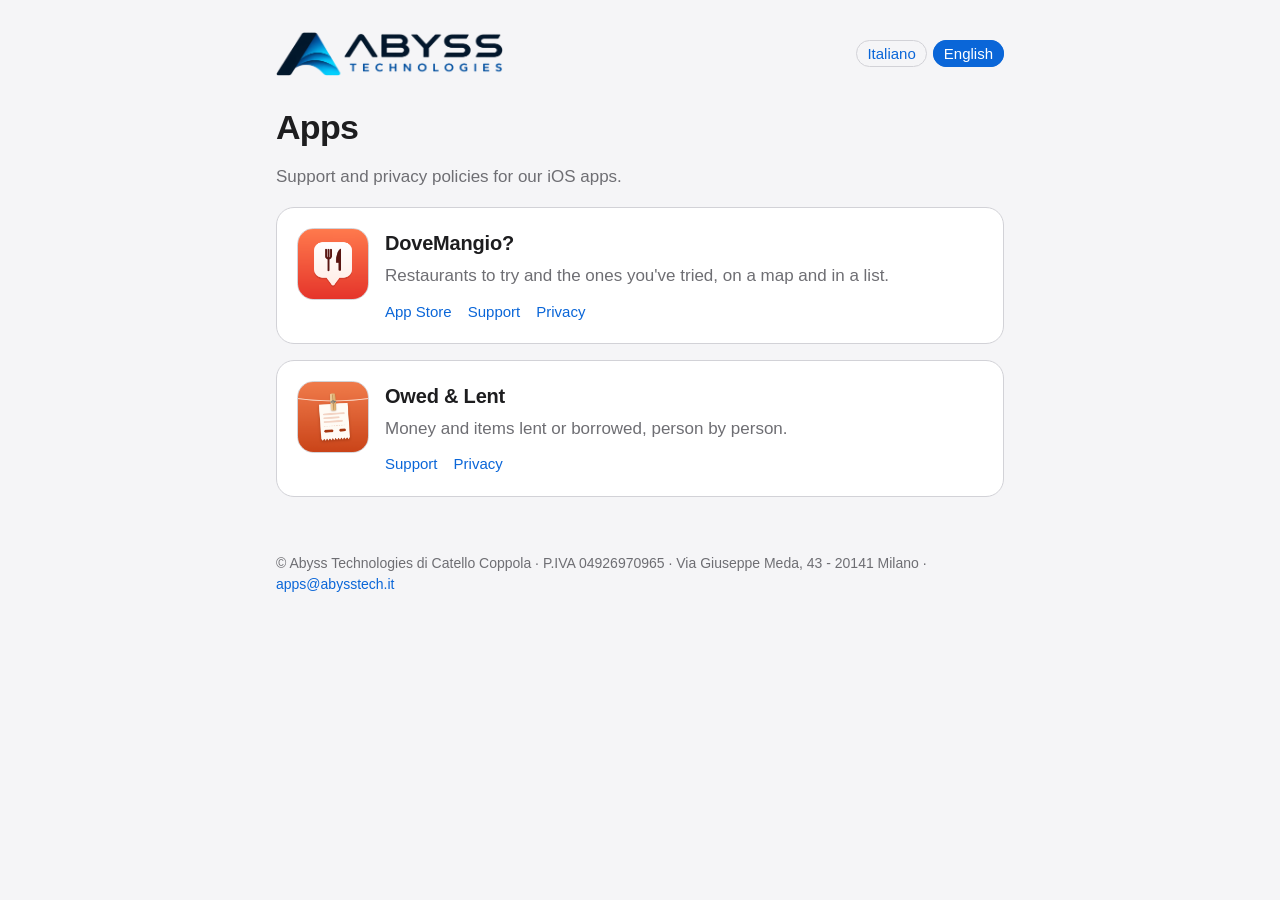
<file: index.html>
<!doctype html>
<html lang="it" data-title-it="App di Catello Coppola · Abyss Technologies" data-title-en="Apps by Catello Coppola · Abyss Technologies">
<head>
  <meta charset="utf-8">
  <meta name="viewport" content="width=device-width, initial-scale=1">
  <title>App di Catello Coppola · Abyss Technologies</title>
  <meta name="description" content="Le app iOS di Catello Coppola – Abyss Technologies: supporto e informative sulla privacy.">
  <link rel="stylesheet" href="/assets/style.css">
  <script src="/assets/site.js"></script>
  <link rel="icon" href="/favicon.ico" sizes="any">
  <link rel="icon" type="image/png" sizes="32x32" href="/assets/favicon-32.png">
  <link rel="apple-touch-icon" href="/apple-touch-icon.png">
</head>
<body>
  <div class="wrap">
    <header class="site">
      <a class="brand" href="/"><picture><source srcset="/assets/logo-dark.png" media="(prefers-color-scheme: dark)"><img src="/assets/logo-light.png" alt="Abyss Technologies" width="480" height="93"></picture></a>
      <nav class="lang-switch"><a href="#it" lang="it">Italiano</a><a href="#en" lang="en">English</a></nav>
    </header>

    <h1><span class="lang" lang="it">App</span><span class="sep"> · </span><span class="lang" lang="en">Apps</span></h1>
    <p class="muted"><span class="lang" lang="it">Supporto e informative sulla privacy delle app iOS.</span><span class="sep"> · </span><span class="lang" lang="en">Support and privacy policies for our iOS apps.</span></p>

    <div class="apps">
      <article class="card app-card">
        <img src="/dovemangio/icon.png" alt="">
        <div>
          <h2>DoveMangio?</h2>
          <p><span class="lang" lang="it">I ristoranti da provare e quelli provati, su mappa ed elenco.</span><span class="lang" lang="en">Restaurants to try and the ones you've tried, on a map and in a list.</span></p>
          <div class="links">
            <a href="https://apps.apple.com/app/id6826358260">App Store</a>
            <a href="/dovemangio/support/"><span class="lang" lang="it">Supporto</span><span class="sep"> · </span><span class="lang" lang="en">Support</span></a>
            <a href="/dovemangio/privacy/">Privacy</a>
          </div>
        </div>
      </article>
      <article class="card app-card">
        <img src="/conti-in-sospeso/icon.png" alt="">
        <div>
          <h2><span class="lang" lang="it">Conti in Sospeso</span><span class="sep"> · </span><span class="lang" lang="en">Owed &amp; Lent</span></h2>
          <p><span class="lang" lang="it">Soldi e oggetti prestati o ricevuti, persona per persona.</span><span class="lang" lang="en">Money and items lent or borrowed, person by person.</span></p>
          <div class="links">
            <a href="/conti-in-sospeso/support/"><span class="lang" lang="it">Supporto</span><span class="sep"> · </span><span class="lang" lang="en">Support</span></a>
            <a href="/conti-in-sospeso/privacy/">Privacy</a>
          </div>
        </div>
      </article>
      <!-- APP_CARDS: una card per app, la più recente in alto. Modello:
      <article class="card app-card">
        <img src="/SLUG/icon.png" alt="">
        <div>
          <h2>NOME APP</h2>
          <p><span class="lang" lang="it">Descrizione breve in italiano.</span><span class="lang" lang="en">Short description in English.</span></p>
          <div class="links">
            <a href="https://apps.apple.com/app/idAPP_STORE_ID">App Store</a>
            <a href="/SLUG/support/"><span class="lang" lang="it">Supporto</span><span class="sep"> · </span><span class="lang" lang="en">Support</span></a>
            <a href="/SLUG/privacy/">Privacy</a>
          </div>
        </div>
      </article>
      -->
    </div>

    <footer class="site">
      © Abyss Technologies di Catello Coppola · P.IVA 04926970965 · Via Giuseppe Meda, 43 - 20141 Milano · <a class="email" data-mail="YXBwc0BhYnlzc3RlY2guaXQ=">apps [chiocciola] abysstech [punto] it</a>
    </footer>
  </div>
</body>
</html>
</file>
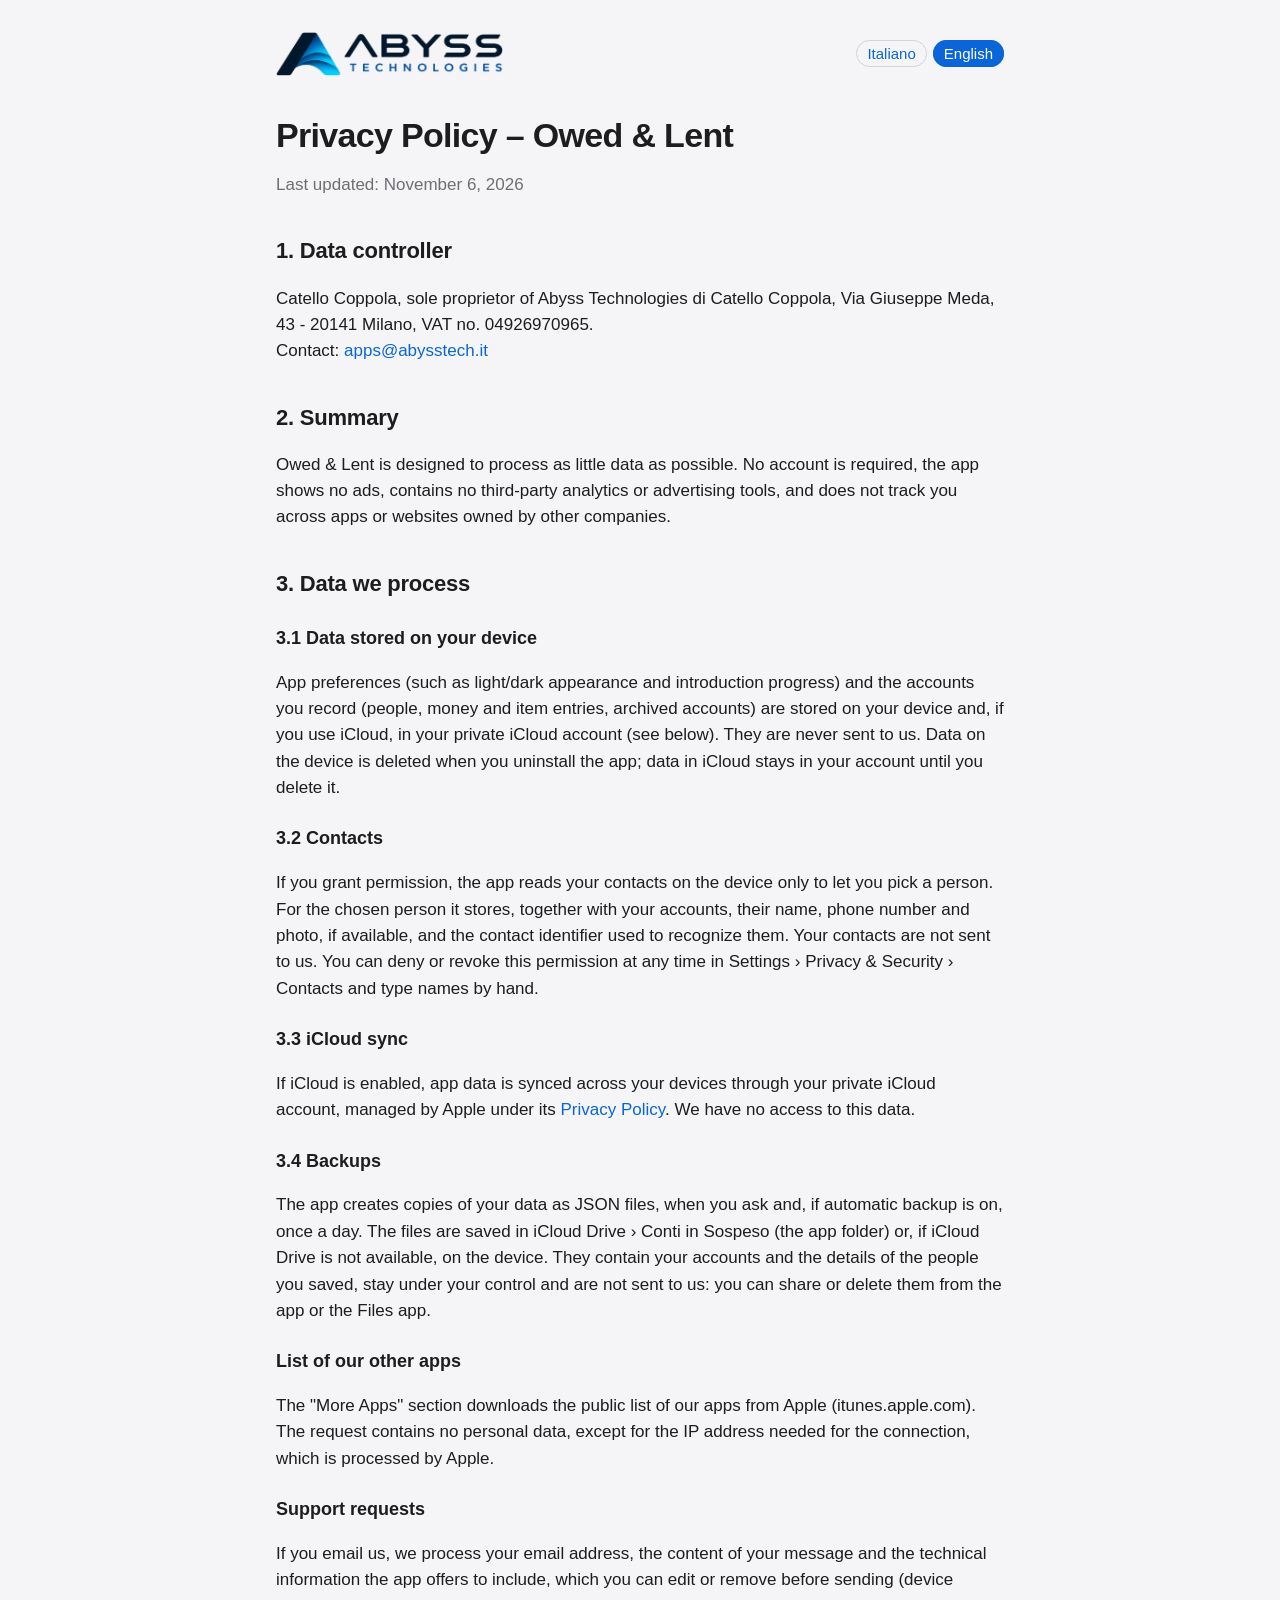
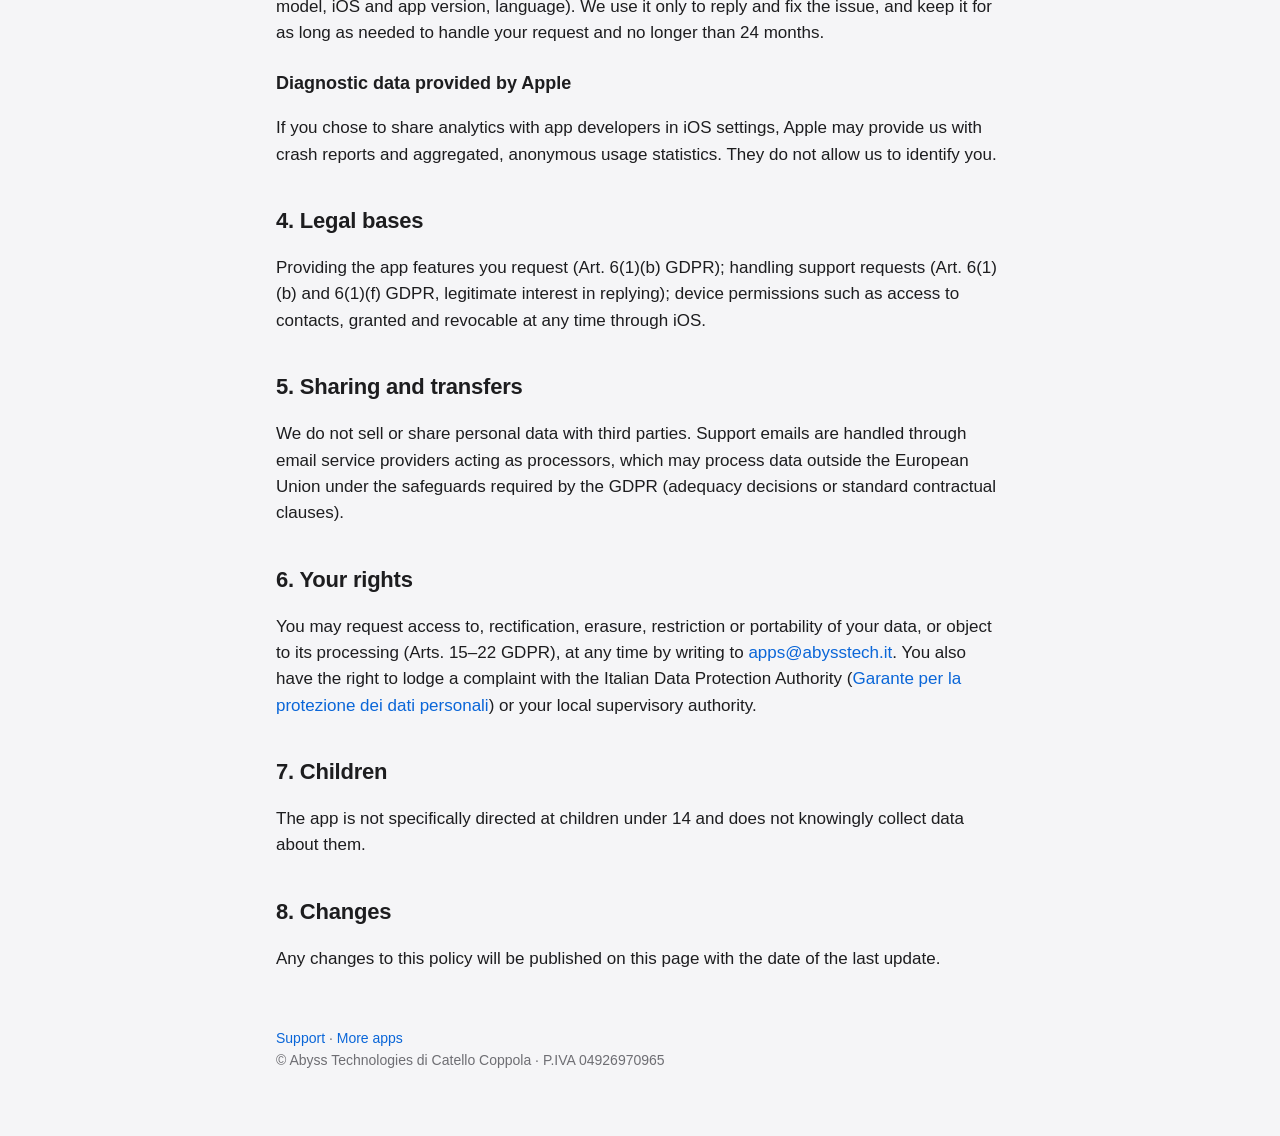
<file: conti-in-sospeso/privacy/index.html>
<!doctype html>
<html lang="it" data-title-it="Informativa sulla privacy – Conti in Sospeso" data-title-en="Privacy Policy – Owed &amp; Lent">
<head>
  <meta charset="utf-8">
  <meta name="viewport" content="width=device-width, initial-scale=1">
  <title>Informativa sulla privacy – Conti in Sospeso</title>
  <link rel="stylesheet" href="/assets/style.css">
  <script src="/assets/site.js"></script>
  <link rel="icon" href="/favicon.ico" sizes="any">
  <link rel="icon" type="image/png" sizes="32x32" href="/assets/favicon-32.png">
  <link rel="apple-touch-icon" href="/apple-touch-icon.png">
</head>
<body>
  <div class="wrap">
    <header class="site">
      <a class="brand" href="/"><picture><source srcset="/assets/logo-dark.png" media="(prefers-color-scheme: dark)"><img src="/assets/logo-light.png" alt="Abyss Technologies" width="480" height="93"></picture></a>
      <nav class="lang-switch"><a href="#it" lang="it">Italiano</a><a href="#en" lang="en">English</a></nav>
    </header>

    <section class="lang" id="it" lang="it">
      <h1>Informativa sulla privacy – Conti in Sospeso</h1>
      <p class="muted">Ultimo aggiornamento: 6 novembre 2026</p>

      <h2>1. Titolare del trattamento</h2>
      <p>Catello Coppola, titolare della ditta individuale Abyss Technologies di Catello Coppola, Via Giuseppe Meda, 43 - 20141 Milano, P.IVA 04926970965.<br>
      Contatto: <a class="email" data-mail="YXBwc0BhYnlzc3RlY2guaXQ=">apps [chiocciola] abysstech [punto] it</a></p>

      <h2>2. In sintesi</h2>
      <p>Conti in Sospeso è progettata per trattare il minor numero possibile di dati. Non è richiesto alcun account, l'app non mostra pubblicità, non contiene strumenti di analisi o pubblicità di terze parti e non traccia l'utente tra app o siti web di altre aziende.</p>

      <h2>3. Dati trattati</h2>

      <h3>3.1 Dati salvati sul dispositivo</h3>
      <p>Le preferenze dell'app (ad esempio aspetto chiaro/scuro e avanzamento dell'introduzione) e i conti che registri (persone, movimenti di denaro e oggetti, conti archiviati) sono salvati sul tuo dispositivo e, se usi iCloud, nel tuo account iCloud privato (vedi sotto). Non vengono mai inviati a noi. I dati sul dispositivo vengono eliminati disinstallando l'app; quelli in iCloud restano nel tuo account finché non li elimini.</p>

      <h3>3.2 Rubrica</h3>
      <p>Se concedi il permesso, l'app legge la rubrica sul dispositivo solo per permetterti di scegliere una persona. Della persona scelta salva insieme ai conti il nome, il numero di telefono e la foto, se presenti, e l'identificativo del contatto per riconoscerlo. La rubrica non viene inviata a noi. Puoi negare o revocare il permesso in qualsiasi momento in Impostazioni › Privacy e sicurezza › Contatti e inserire i nomi a mano.</p>

            <h3>3.3 Sincronizzazione iCloud</h3>
      <p>Se iCloud è attivo, i dati dell'app sono sincronizzati tra i tuoi dispositivi tramite il tuo account iCloud privato, gestito da Apple secondo la sua <a href="https://www.apple.com/legal/privacy/">informativa sulla privacy</a>. Non abbiamo accesso a questi dati.</p>

      <h3>3.4 Backup</h3>
      <p>L'app crea copie dei dati in file JSON, quando lo chiedi e, se il backup automatico è attivo, una volta al giorno. I file sono salvati in iCloud Drive › Conti in Sospeso oppure, se iCloud Drive non è disponibile, sul dispositivo. Contengono i tuoi conti e i dati delle persone salvate, restano sotto il tuo controllo e non vengono inviati a noi: puoi condividerli o eliminarli dall'app o dall'app File.</p>
      
      <h3>Elenco delle nostre altre app</h3>
      <p>La sezione "Altre app" scarica da Apple (itunes.apple.com) l'elenco pubblico delle nostre app. La richiesta non contiene dati personali, salvo l'indirizzo IP necessario alla connessione, trattato da Apple.</p>

      <h3>Richieste di supporto</h3>
      <p>Se ci scrivi via email, trattiamo il tuo indirizzo email, il contenuto del messaggio e le informazioni tecniche che l'app propone di includere e che puoi modificare o rimuovere prima dell'invio (modello del dispositivo, versione di iOS e dell'app, lingua). Li usiamo solo per rispondere e risolvere il problema, e li conserviamo per il tempo necessario a gestire la richiesta e comunque non oltre 24 mesi.</p>

      <h3>Dati diagnostici forniti da Apple</h3>
      <p>Se nelle impostazioni di iOS hai scelto di condividere i dati di analisi con gli sviluppatori, Apple può fornirci report sugli arresti anomali e statistiche aggregate e anonime sull'uso dell'app. Non ci permettono di identificarti.</p>

      <h2>4. Basi giuridiche</h2>
      <p>Funzionamento dell'app richiesto dall'utente (art. 6.1.b GDPR); gestione delle richieste di supporto (art. 6.1.b e 6.1.f GDPR, legittimo interesse a rispondere); permessi del dispositivo come l'accesso alla rubrica, concessi e revocabili in qualsiasi momento tramite iOS.</p>

      <h2>5. Comunicazione e trasferimento dei dati</h2>
      <p>Non vendiamo né cediamo dati personali a terzi. Le email di supporto sono gestite tramite fornitori di servizi di posta che agiscono come responsabili del trattamento e che possono trattare i dati anche al di fuori dell'Unione Europea, con le garanzie previste dal GDPR (decisioni di adeguatezza o clausole contrattuali standard).</p>

      <h2>6. I tuoi diritti</h2>
      <p>Puoi chiedere in qualsiasi momento l'accesso, la rettifica, la cancellazione, la limitazione, la portabilità dei tuoi dati o opporti al trattamento (artt. 15–22 GDPR), scrivendo a <a class="email" data-mail="YXBwc0BhYnlzc3RlY2guaXQ=">apps [chiocciola] abysstech [punto] it</a>. Hai inoltre il diritto di proporre reclamo al <a href="https://www.garanteprivacy.it">Garante per la protezione dei dati personali</a>.</p>

      <h2>7. Minori</h2>
      <p>L'app non è rivolta specificamente a minori di 14 anni e non raccoglie consapevolmente dati che li riguardano.</p>

      <h2>8. Modifiche</h2>
      <p>Eventuali modifiche a questa informativa saranno pubblicate su questa pagina, con la data di ultimo aggiornamento.</p>
    </section>

    <section class="lang" id="en" lang="en">
      <h1>Privacy Policy – Owed &amp; Lent</h1>
      <p class="muted">Last updated: November 6, 2026</p>

      <h2>1. Data controller</h2>
      <p>Catello Coppola, sole proprietor of Abyss Technologies di Catello Coppola, Via Giuseppe Meda, 43 - 20141 Milano, VAT no. 04926970965.<br>
      Contact: <a class="email" data-mail="YXBwc0BhYnlzc3RlY2guaXQ=">apps [at] abysstech [dot] it</a></p>

      <h2>2. Summary</h2>
      <p>Owed &amp; Lent is designed to process as little data as possible. No account is required, the app shows no ads, contains no third-party analytics or advertising tools, and does not track you across apps or websites owned by other companies.</p>

      <h2>3. Data we process</h2>

      <h3>3.1 Data stored on your device</h3>
      <p>App preferences (such as light/dark appearance and introduction progress) and the accounts you record (people, money and item entries, archived accounts) are stored on your device and, if you use iCloud, in your private iCloud account (see below). They are never sent to us. Data on the device is deleted when you uninstall the app; data in iCloud stays in your account until you delete it.</p>

      <h3>3.2 Contacts</h3>
      <p>If you grant permission, the app reads your contacts on the device only to let you pick a person. For the chosen person it stores, together with your accounts, their name, phone number and photo, if available, and the contact identifier used to recognize them. Your contacts are not sent to us. You can deny or revoke this permission at any time in Settings › Privacy &amp; Security › Contacts and type names by hand.</p>

            <h3>3.3 iCloud sync</h3>
      <p>If iCloud is enabled, app data is synced across your devices through your private iCloud account, managed by Apple under its <a href="https://www.apple.com/legal/privacy/">Privacy Policy</a>. We have no access to this data.</p>

      <h3>3.4 Backups</h3>
      <p>The app creates copies of your data as JSON files, when you ask and, if automatic backup is on, once a day. The files are saved in iCloud Drive › Conti in Sospeso (the app folder) or, if iCloud Drive is not available, on the device. They contain your accounts and the details of the people you saved, stay under your control and are not sent to us: you can share or delete them from the app or the Files app.</p>
      
      <h3>List of our other apps</h3>
      <p>The "More Apps" section downloads the public list of our apps from Apple (itunes.apple.com). The request contains no personal data, except for the IP address needed for the connection, which is processed by Apple.</p>

      <h3>Support requests</h3>
      <p>If you email us, we process your email address, the content of your message and the technical information the app offers to include, which you can edit or remove before sending (device model, iOS and app version, language). We use it only to reply and fix the issue, and keep it for as long as needed to handle your request and no longer than 24 months.</p>

      <h3>Diagnostic data provided by Apple</h3>
      <p>If you chose to share analytics with app developers in iOS settings, Apple may provide us with crash reports and aggregated, anonymous usage statistics. They do not allow us to identify you.</p>

      <h2>4. Legal bases</h2>
      <p>Providing the app features you request (Art. 6(1)(b) GDPR); handling support requests (Art. 6(1)(b) and 6(1)(f) GDPR, legitimate interest in replying); device permissions such as access to contacts, granted and revocable at any time through iOS.</p>

      <h2>5. Sharing and transfers</h2>
      <p>We do not sell or share personal data with third parties. Support emails are handled through email service providers acting as processors, which may process data outside the European Union under the safeguards required by the GDPR (adequacy decisions or standard contractual clauses).</p>

      <h2>6. Your rights</h2>
      <p>You may request access to, rectification, erasure, restriction or portability of your data, or object to its processing (Arts. 15–22 GDPR), at any time by writing to <a class="email" data-mail="YXBwc0BhYnlzc3RlY2guaXQ=">apps [at] abysstech [dot] it</a>. You also have the right to lodge a complaint with the Italian Data Protection Authority (<a href="https://www.garanteprivacy.it">Garante per la protezione dei dati personali</a>) or your local supervisory authority.</p>

      <h2>7. Children</h2>
      <p>The app is not specifically directed at children under 14 and does not knowingly collect data about them.</p>

      <h2>8. Changes</h2>
      <p>Any changes to this policy will be published on this page with the date of the last update.</p>
    </section>

    <footer class="site">
      <a href="/conti-in-sospeso/support/"><span class="lang" lang="it">Supporto</span><span class="sep"> · </span><span class="lang" lang="en">Support</span></a> · <a href="/"><span class="lang" lang="it">Altre app</span><span class="sep"> · </span><span class="lang" lang="en">More apps</span></a><br>
      © Abyss Technologies di Catello Coppola · P.IVA 04926970965
    </footer>
  </div>
</body>
</html>
</file>
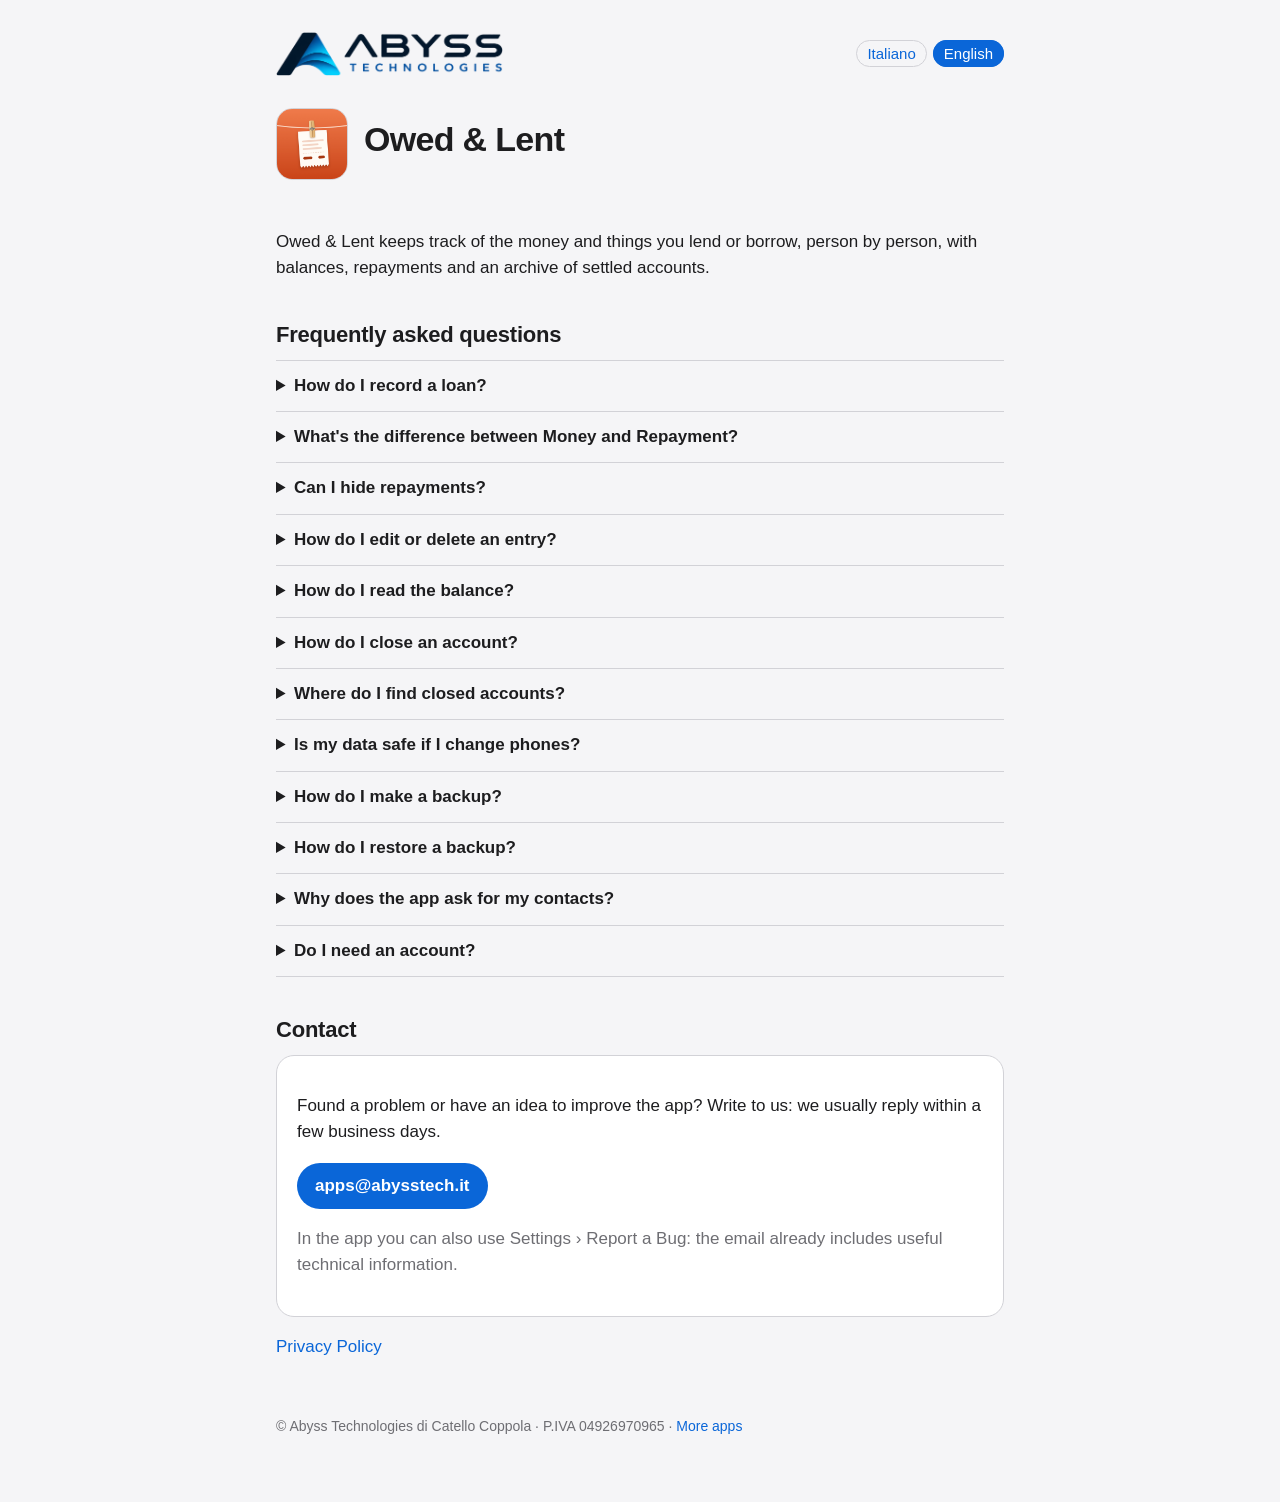
<file: conti-in-sospeso/support/index.html>
<!doctype html>
<html lang="it" data-title-it="Conti in Sospeso – Supporto" data-title-en="Owed &amp; Lent – Support">
<head>
  <meta charset="utf-8">
  <meta name="viewport" content="width=device-width, initial-scale=1">
  <title>Conti in Sospeso – Supporto</title>
  <meta name="description" content="Conti in Sospeso tiene traccia dei soldi e degli oggetti che presti o ricevi in prestito, persona per persona, con saldo, acconti e archivio dei conti chiusi.">
  <link rel="stylesheet" href="/assets/style.css">
  <script src="/assets/site.js"></script>
  <link rel="icon" href="/favicon.ico" sizes="any">
  <link rel="icon" type="image/png" sizes="32x32" href="/assets/favicon-32.png">
  <link rel="apple-touch-icon" href="/apple-touch-icon.png">
</head>
<body>
  <div class="wrap">
    <header class="site">
      <a class="brand" href="/"><picture><source srcset="/assets/logo-dark.png" media="(prefers-color-scheme: dark)"><img src="/assets/logo-light.png" alt="Abyss Technologies" width="480" height="93"></picture></a>
      <nav class="lang-switch"><a href="#it" lang="it">Italiano</a><a href="#en" lang="en">English</a></nav>
    </header>

    <div class="app-hero">
      <img src="/conti-in-sospeso/icon.png" alt="">
      <div>
        <h1><span class="lang" lang="it">Conti in Sospeso</span><span class="sep"> · </span><span class="lang" lang="en">Owed &amp; Lent</span></h1>
      </div>
    </div>

    <section class="lang" id="it" lang="it">
      <p>Conti in Sospeso tiene traccia dei soldi e degli oggetti che presti o ricevi in prestito, persona per persona, con saldo, acconti e archivio dei conti chiusi.</p>

      <h2>Domande frequenti</h2>
      <details><summary>Come registro un prestito?</summary><p>Tocca + in alto, scegli la persona dalla rubrica o scrivi il nome, poi indica se si tratta di soldi o di un oggetto e chi deve a chi.</p></details>
      <details><summary>Che differenza c&#x27;è tra Soldi e Acconto?</summary><p>Soldi è un nuovo prestito, che crea o aumenta un debito. Un acconto è una restituzione parziale che riduce quello che c&#x27;è già. Il saldo si calcola allo stesso modo: l&#x27;acconto serve a distinguere nella cronologia i prestiti dalle restituzioni.</p></details>
      <details><summary>Posso nascondere gli acconti?</summary><p>Sì: in Impostazioni › Movimenti disattiva Acconti. Una restituzione si registra allora come Soldi nella direzione opposta; gli acconti già registrati restano visibili e contano nel saldo.</p></details>
      <details><summary>Come modifico o elimino un movimento?</summary><p>Apri la persona e tocca il movimento per modificarlo. Per eliminarlo scorri la riga verso sinistra.</p></details>
      <details><summary>Come si legge il saldo?</summary><p>Ti devono è la somma di quello che gli altri devono a te, Devi è quello che devi tu. Saldo è la differenza: in verde se è a tuo favore, in rosso se è a tuo sfavore. Gli oggetti non contano nel saldo.</p></details>
      <details><summary>Come chiudo un conto?</summary><p>Nella scheda della persona tocca Salda tutto, oppure nell&#x27;elenco scorri il nome verso sinistra e tocca Salda. I movimenti aperti si chiudono insieme e passano nell&#x27;archivio; gli oggetti prestati si considerano restituiti.</p></details>
      <details><summary>Dove trovo i conti chiusi?</summary><p>Nella scheda Archivio, con ricerca per nome. Ogni conto saldato mostra i movimenti che conteneva.</p></details>
      <details><summary>I miei dati sono al sicuro se cambio telefono?</summary><p>Sì, se usi iCloud: i conti si sincronizzano nel database privato del tuo account e tornano reinstallando l&#x27;app con lo stesso ID Apple.</p></details>
      <details><summary>Come faccio un backup?</summary><p>In Impostazioni › Backup tocca Esegui backup ora. Con il backup automatico l&#x27;app ne crea uno al giorno quando la apri. I backup sono in iCloud Drive › Conti in Sospeso › Backup, oppure sul dispositivo se iCloud Drive non è attivo.</p></details>
      <details><summary>Come ripristino un backup?</summary><p>In Impostazioni tocca un backup dell&#x27;elenco oppure Ripristina da un file. I dati attuali vengono sostituiti, ma prima l&#x27;app ne salva una copia.</p></details>
      <details><summary>Perché l&#x27;app chiede la rubrica?</summary><p>Solo per scegliere la persona e mostrarne nome e foto. La rubrica viene letta sul dispositivo e non viene inviata a nessuno. Se non dai il permesso puoi scrivere il nome a mano.</p></details>
      <details><summary>Serve un account?</summary><p>No. L&#x27;app non ha registrazione e non raccoglie dati: i conti restano sul dispositivo e nel tuo iCloud privato.</p></details>

      <h2>Contatti</h2>
      <div class="card">
        <p>Hai trovato un problema o hai un'idea per migliorare l'app? Scrivici: rispondiamo di solito entro pochi giorni lavorativi.</p>
        <p><a class="button email" data-mail="YXBwc0BhYnlzc3RlY2guaXQ=" data-subject="[Conti in Sospeso] Supporto">apps [chiocciola] abysstech [punto] it</a></p>
        <p class="muted">Dall'app puoi usare anche Impostazioni › Segnala un bug: l'email include già le informazioni tecniche utili.</p>
      </div>

      <p><a href="/conti-in-sospeso/privacy/#it">Informativa sulla privacy</a></p>
    </section>

    <section class="lang" id="en" lang="en">
      <p>Owed &amp; Lent keeps track of the money and things you lend or borrow, person by person, with balances, repayments and an archive of settled accounts.</p>

      <h2>Frequently asked questions</h2>
      <details><summary>How do I record a loan?</summary><p>Tap + at the top, choose the person from your contacts or type their name, then choose money or an item and who owes whom.</p></details>
      <details><summary>What&#x27;s the difference between Money and Repayment?</summary><p>Money is a new loan, which creates or increases a debt. A repayment pays back part of what&#x27;s already owed. The balance works the same either way: repayments just help you tell loans and paybacks apart in the history.</p></details>
      <details><summary>Can I hide repayments?</summary><p>Yes: in Settings › Entries, turn off Repayments. A payback is then recorded as Money in the opposite direction; repayments already recorded stay visible and count toward the balance.</p></details>
      <details><summary>How do I edit or delete an entry?</summary><p>Open the person and tap the entry to edit it. To delete it, swipe the row to the left.</p></details>
      <details><summary>How do I read the balance?</summary><p>Owed to You is the total others owe you, You Owe is what you owe. Balance is the difference: green when it&#x27;s in your favor, red when it isn&#x27;t. Items don&#x27;t count toward the balance.</p></details>
      <details><summary>How do I close an account?</summary><p>On the person&#x27;s page, tap Settle Up, or in the list swipe the name to the left and tap Settle. Open entries are closed together and moved to the archive; lent items are considered returned.</p></details>
      <details><summary>Where do I find closed accounts?</summary><p>In the Archive tab, searchable by name. Each settled account shows the entries it contained.</p></details>
      <details><summary>Is my data safe if I change phones?</summary><p>Yes, if you use iCloud: your accounts sync to your private iCloud database and come back when you reinstall the app with the same Apple Account.</p></details>
      <details><summary>How do I make a backup?</summary><p>In Settings › Backup, tap Back Up Now. With automatic backup on, the app makes one a day when you open it. Backups are in iCloud Drive › Conti in Sospeso › Backup, or on the device if iCloud Drive is off.</p></details>
      <details><summary>How do I restore a backup?</summary><p>In Settings, tap a backup in the list or Restore from a File. Your current data is replaced, but the app saves a copy first.</p></details>
      <details><summary>Why does the app ask for my contacts?</summary><p>Only to let you choose a person and show their name and photo. Contacts are read on the device and never sent to anyone. If you don&#x27;t allow access, you can type names manually.</p></details>
      <details><summary>Do I need an account?</summary><p>No. The app has no sign-up and collects no data: your accounts stay on your device and in your private iCloud.</p></details>

      <h2>Contact</h2>
      <div class="card">
        <p>Found a problem or have an idea to improve the app? Write to us: we usually reply within a few business days.</p>
        <p><a class="button email" data-mail="YXBwc0BhYnlzc3RlY2guaXQ=" data-subject="[Owed &amp; Lent] Support">apps [at] abysstech [dot] it</a></p>
        <p class="muted">In the app you can also use Settings › Report a Bug: the email already includes useful technical information.</p>
      </div>

      <p><a href="/conti-in-sospeso/privacy/#en">Privacy Policy</a></p>
    </section>

    <footer class="site">
      © Abyss Technologies di Catello Coppola · P.IVA 04926970965 · <a href="/"><span class="lang" lang="it">Altre app</span><span class="sep"> · </span><span class="lang" lang="en">More apps</span></a>
    </footer>
  </div>
</body>
</html>
</file>
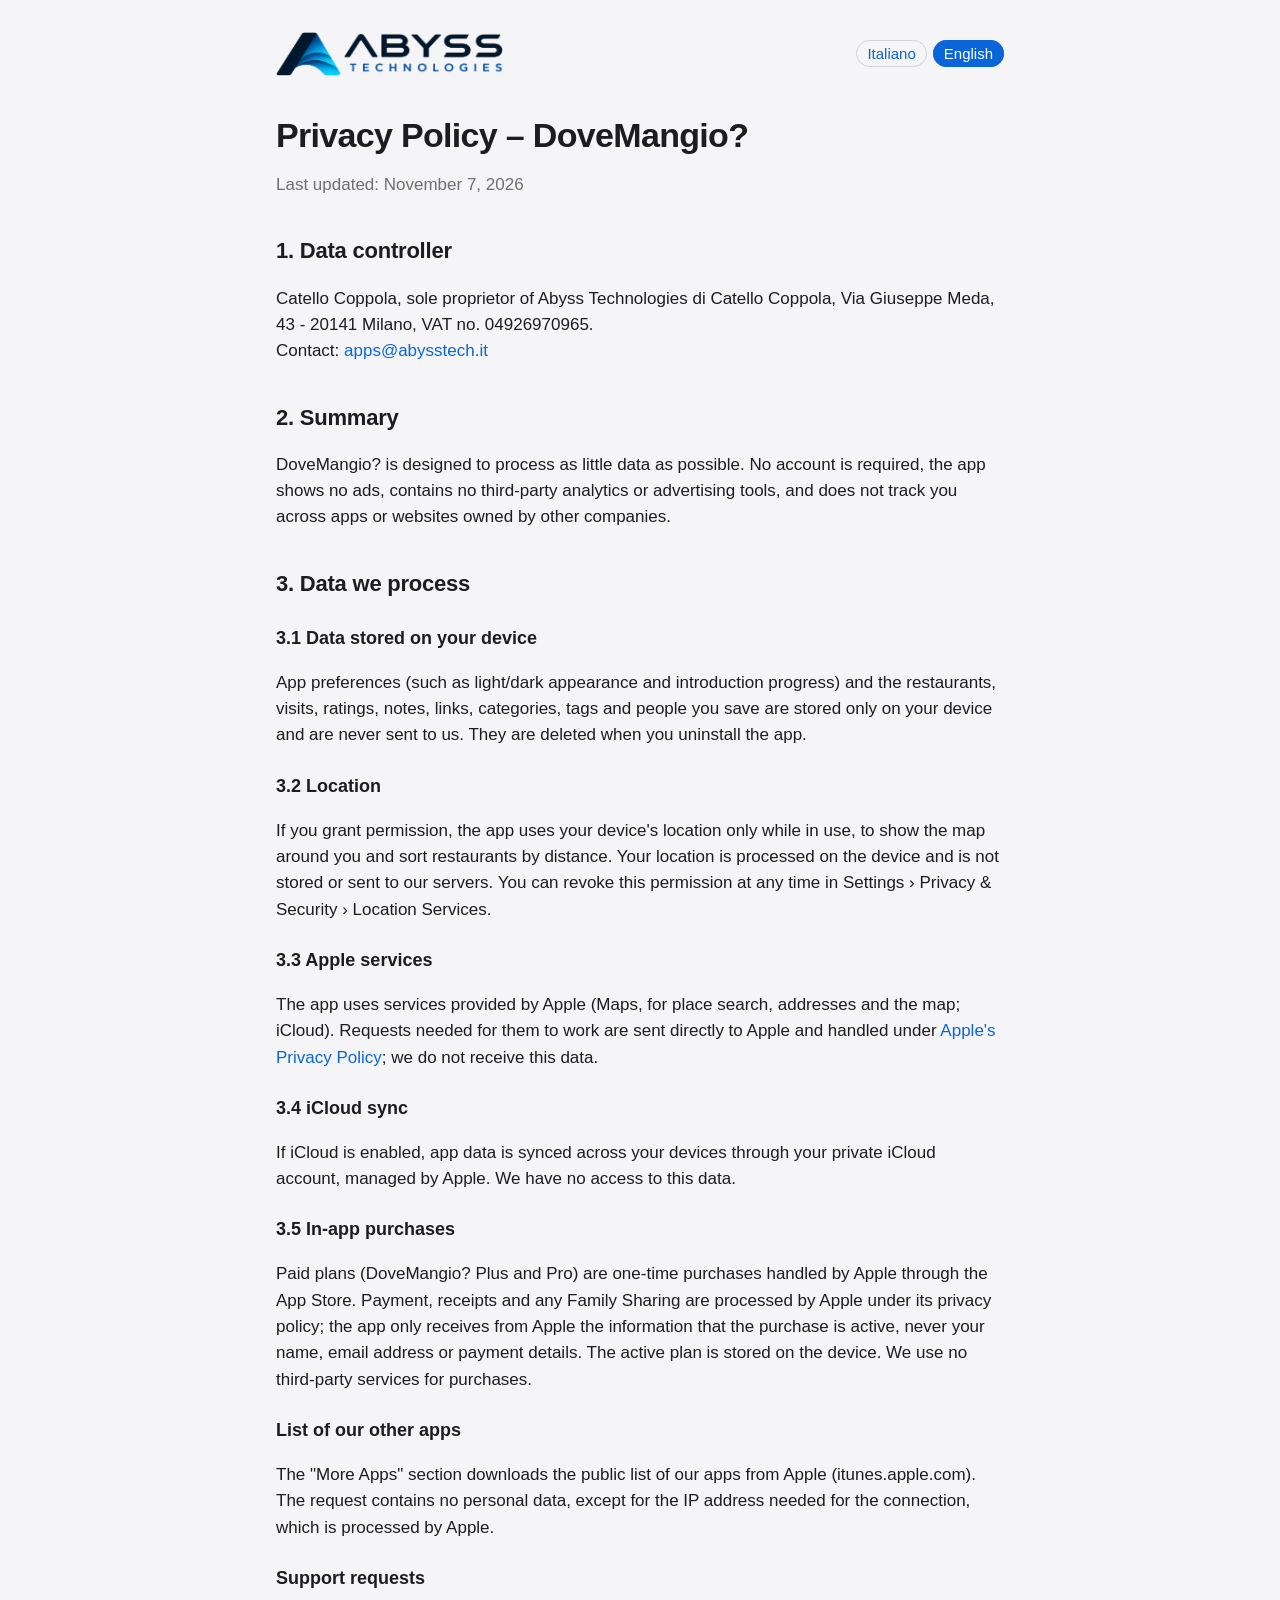
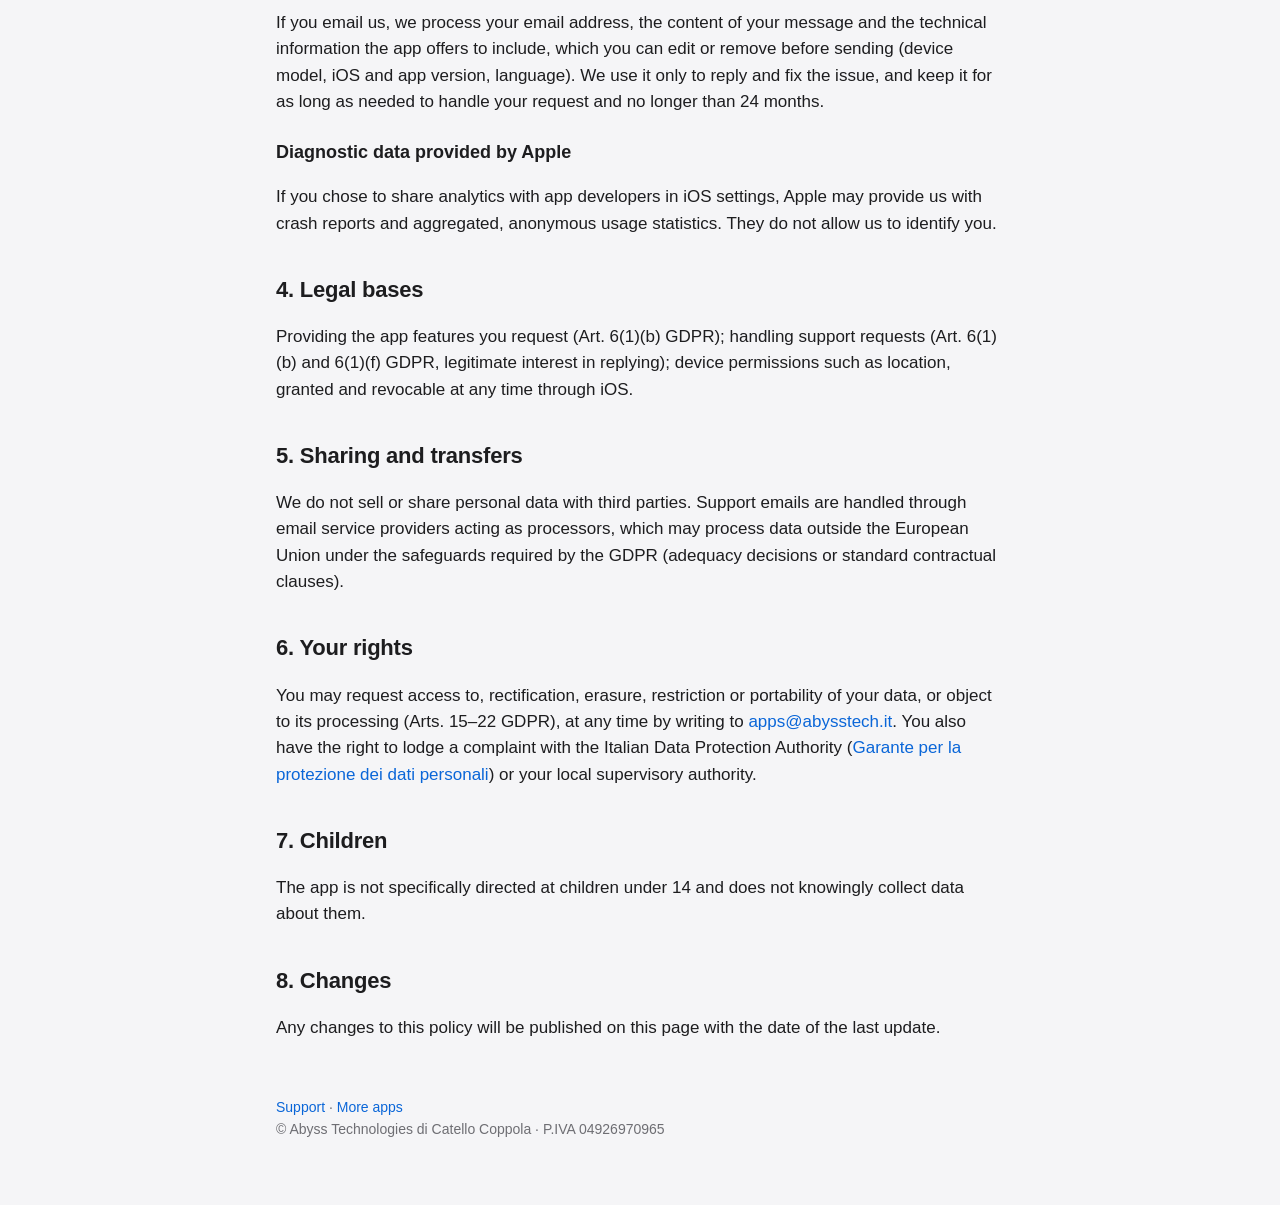
<file: dovemangio/privacy/index.html>
<!doctype html>
<html lang="it" data-title-it="Informativa sulla privacy – DoveMangio?" data-title-en="Privacy Policy – DoveMangio?">
<head>
  <meta charset="utf-8">
  <meta name="viewport" content="width=device-width, initial-scale=1">
  <title>Informativa sulla privacy – DoveMangio?</title>
  <link rel="stylesheet" href="/assets/style.css">
  <script src="/assets/site.js"></script>
  <link rel="icon" href="/favicon.ico" sizes="any">
  <link rel="icon" type="image/png" sizes="32x32" href="/assets/favicon-32.png">
  <link rel="apple-touch-icon" href="/apple-touch-icon.png">
</head>
<body>
  <div class="wrap">
    <header class="site">
      <a class="brand" href="/"><picture><source srcset="/assets/logo-dark.png" media="(prefers-color-scheme: dark)"><img src="/assets/logo-light.png" alt="Abyss Technologies" width="480" height="93"></picture></a>
      <nav class="lang-switch"><a href="#it" lang="it">Italiano</a><a href="#en" lang="en">English</a></nav>
    </header>

    <section class="lang" id="it" lang="it">
      <h1>Informativa sulla privacy – DoveMangio?</h1>
      <p class="muted">Ultimo aggiornamento: 7 novembre 2026</p>

      <h2>1. Titolare del trattamento</h2>
      <p>Catello Coppola, titolare della ditta individuale Abyss Technologies di Catello Coppola, Via Giuseppe Meda, 43 - 20141 Milano, P.IVA 04926970965.<br>
      Contatto: <a class="email" data-mail="YXBwc0BhYnlzc3RlY2guaXQ=">apps [chiocciola] abysstech [punto] it</a></p>

      <h2>2. In sintesi</h2>
      <p>DoveMangio? è progettata per trattare il minor numero possibile di dati. Non è richiesto alcun account, l'app non mostra pubblicità, non contiene strumenti di analisi o pubblicità di terze parti e non traccia l'utente tra app o siti web di altre aziende.</p>

      <h2>3. Dati trattati</h2>

      <h3>3.1 Dati salvati sul dispositivo</h3>
      <p>Le preferenze dell'app (ad esempio aspetto chiaro/scuro e avanzamento dell'introduzione) e i ristoranti, le visite, i voti, le note, i link, le categorie, i tag e le persone che salvi sono salvati esclusivamente sul tuo dispositivo e non vengono inviati a noi. Vengono eliminati disinstallando l'app.</p>

      <h3>3.2 Posizione</h3>
      <p>Se concedi il permesso, l'app usa la posizione del dispositivo solo mentre è in uso, per mostrarti la mappa intorno a te e ordinare i ristoranti per distanza. La posizione è elaborata sul dispositivo e non viene memorizzata né inviata ai nostri server. Puoi revocare il permesso in qualsiasi momento in Impostazioni › Privacy e sicurezza › Localizzazione.</p>

      <h3>3.3 Servizi Apple</h3>
      <p>L'app utilizza servizi forniti da Apple (Mappe, per la ricerca dei locali, gli indirizzi e la mappa; iCloud). Le richieste necessarie al loro funzionamento sono inviate direttamente ad Apple e trattate secondo l'<a href="https://www.apple.com/legal/privacy/">informativa sulla privacy di Apple</a>; non riceviamo questi dati.</p>

      <h3>3.4 Sincronizzazione iCloud</h3>
      <p>Se iCloud è attivo, i dati dell'app sono sincronizzati tra i tuoi dispositivi tramite il tuo account iCloud privato, gestito da Apple. Non abbiamo accesso a questi dati.</p>

      <h3>3.5 Acquisti in-app</h3>
      <p>I piani a pagamento (DoveMangio? Plus e Pro) sono acquisti una tantum gestiti da Apple tramite l'App Store. Il pagamento, la ricevuta e l'eventuale condivisione «In famiglia» sono trattati da Apple secondo la sua informativa; l'app riceve da Apple solo l'informazione che l'acquisto è attivo, non il tuo nome, l'indirizzo email né i dati di pagamento. Il piano attivo è memorizzato sul dispositivo. Non usiamo servizi di terze parti per gli acquisti.</p>

      <h3>Elenco delle nostre altre app</h3>
      <p>La sezione "Altre app" scarica da Apple (itunes.apple.com) l'elenco pubblico delle nostre app. La richiesta non contiene dati personali, salvo l'indirizzo IP necessario alla connessione, trattato da Apple.</p>

      <h3>Richieste di supporto</h3>
      <p>Se ci scrivi via email, trattiamo il tuo indirizzo email, il contenuto del messaggio e le informazioni tecniche che l'app propone di includere e che puoi modificare o rimuovere prima dell'invio (modello del dispositivo, versione di iOS e dell'app, lingua). Li usiamo solo per rispondere e risolvere il problema, e li conserviamo per il tempo necessario a gestire la richiesta e comunque non oltre 24 mesi.</p>

      <h3>Dati diagnostici forniti da Apple</h3>
      <p>Se nelle impostazioni di iOS hai scelto di condividere i dati di analisi con gli sviluppatori, Apple può fornirci report sugli arresti anomali e statistiche aggregate e anonime sull'uso dell'app. Non ci permettono di identificarti.</p>

      <h2>4. Basi giuridiche</h2>
      <p>Funzionamento dell'app richiesto dall'utente (art. 6.1.b GDPR); gestione delle richieste di supporto (art. 6.1.b e 6.1.f GDPR, legittimo interesse a rispondere); permessi del dispositivo come la posizione, concessi e revocabili in qualsiasi momento tramite iOS.</p>

      <h2>5. Comunicazione e trasferimento dei dati</h2>
      <p>Non vendiamo né cediamo dati personali a terzi. Le email di supporto sono gestite tramite fornitori di servizi di posta che agiscono come responsabili del trattamento e che possono trattare i dati anche al di fuori dell'Unione Europea, con le garanzie previste dal GDPR (decisioni di adeguatezza o clausole contrattuali standard).</p>

      <h2>6. I tuoi diritti</h2>
      <p>Puoi chiedere in qualsiasi momento l'accesso, la rettifica, la cancellazione, la limitazione, la portabilità dei tuoi dati o opporti al trattamento (artt. 15–22 GDPR), scrivendo a <a class="email" data-mail="YXBwc0BhYnlzc3RlY2guaXQ=">apps [chiocciola] abysstech [punto] it</a>. Hai inoltre il diritto di proporre reclamo al <a href="https://www.garanteprivacy.it">Garante per la protezione dei dati personali</a>.</p>

      <h2>7. Minori</h2>
      <p>L'app non è rivolta specificamente a minori di 14 anni e non raccoglie consapevolmente dati che li riguardano.</p>

      <h2>8. Modifiche</h2>
      <p>Eventuali modifiche a questa informativa saranno pubblicate su questa pagina, con la data di ultimo aggiornamento.</p>
    </section>

    <section class="lang" id="en" lang="en">
      <h1>Privacy Policy – DoveMangio?</h1>
      <p class="muted">Last updated: November 7, 2026</p>

      <h2>1. Data controller</h2>
      <p>Catello Coppola, sole proprietor of Abyss Technologies di Catello Coppola, Via Giuseppe Meda, 43 - 20141 Milano, VAT no. 04926970965.<br>
      Contact: <a class="email" data-mail="YXBwc0BhYnlzc3RlY2guaXQ=">apps [at] abysstech [dot] it</a></p>

      <h2>2. Summary</h2>
      <p>DoveMangio? is designed to process as little data as possible. No account is required, the app shows no ads, contains no third-party analytics or advertising tools, and does not track you across apps or websites owned by other companies.</p>

      <h2>3. Data we process</h2>

      <h3>3.1 Data stored on your device</h3>
      <p>App preferences (such as light/dark appearance and introduction progress) and the restaurants, visits, ratings, notes, links, categories, tags and people you save are stored only on your device and are never sent to us. They are deleted when you uninstall the app.</p>

      <h3>3.2 Location</h3>
      <p>If you grant permission, the app uses your device's location only while in use, to show the map around you and sort restaurants by distance. Your location is processed on the device and is not stored or sent to our servers. You can revoke this permission at any time in Settings › Privacy &amp; Security › Location Services.</p>

      <h3>3.3 Apple services</h3>
      <p>The app uses services provided by Apple (Maps, for place search, addresses and the map; iCloud). Requests needed for them to work are sent directly to Apple and handled under <a href="https://www.apple.com/legal/privacy/">Apple's Privacy Policy</a>; we do not receive this data.</p>

      <h3>3.4 iCloud sync</h3>
      <p>If iCloud is enabled, app data is synced across your devices through your private iCloud account, managed by Apple. We have no access to this data.</p>

      <h3>3.5 In-app purchases</h3>
      <p>Paid plans (DoveMangio? Plus and Pro) are one-time purchases handled by Apple through the App Store. Payment, receipts and any Family Sharing are processed by Apple under its privacy policy; the app only receives from Apple the information that the purchase is active, never your name, email address or payment details. The active plan is stored on the device. We use no third-party services for purchases.</p>

      <h3>List of our other apps</h3>
      <p>The "More Apps" section downloads the public list of our apps from Apple (itunes.apple.com). The request contains no personal data, except for the IP address needed for the connection, which is processed by Apple.</p>

      <h3>Support requests</h3>
      <p>If you email us, we process your email address, the content of your message and the technical information the app offers to include, which you can edit or remove before sending (device model, iOS and app version, language). We use it only to reply and fix the issue, and keep it for as long as needed to handle your request and no longer than 24 months.</p>

      <h3>Diagnostic data provided by Apple</h3>
      <p>If you chose to share analytics with app developers in iOS settings, Apple may provide us with crash reports and aggregated, anonymous usage statistics. They do not allow us to identify you.</p>

      <h2>4. Legal bases</h2>
      <p>Providing the app features you request (Art. 6(1)(b) GDPR); handling support requests (Art. 6(1)(b) and 6(1)(f) GDPR, legitimate interest in replying); device permissions such as location, granted and revocable at any time through iOS.</p>

      <h2>5. Sharing and transfers</h2>
      <p>We do not sell or share personal data with third parties. Support emails are handled through email service providers acting as processors, which may process data outside the European Union under the safeguards required by the GDPR (adequacy decisions or standard contractual clauses).</p>

      <h2>6. Your rights</h2>
      <p>You may request access to, rectification, erasure, restriction or portability of your data, or object to its processing (Arts. 15–22 GDPR), at any time by writing to <a class="email" data-mail="YXBwc0BhYnlzc3RlY2guaXQ=">apps [at] abysstech [dot] it</a>. You also have the right to lodge a complaint with the Italian Data Protection Authority (<a href="https://www.garanteprivacy.it">Garante per la protezione dei dati personali</a>) or your local supervisory authority.</p>

      <h2>7. Children</h2>
      <p>The app is not specifically directed at children under 14 and does not knowingly collect data about them.</p>

      <h2>8. Changes</h2>
      <p>Any changes to this policy will be published on this page with the date of the last update.</p>
    </section>

    <footer class="site">
      <a href="/dovemangio/support/"><span class="lang" lang="it">Supporto</span><span class="sep"> · </span><span class="lang" lang="en">Support</span></a> · <a href="/"><span class="lang" lang="it">Altre app</span><span class="sep"> · </span><span class="lang" lang="en">More apps</span></a><br>
      © Abyss Technologies di Catello Coppola · P.IVA 04926970965
    </footer>
  </div>
</body>
</html>
</file>
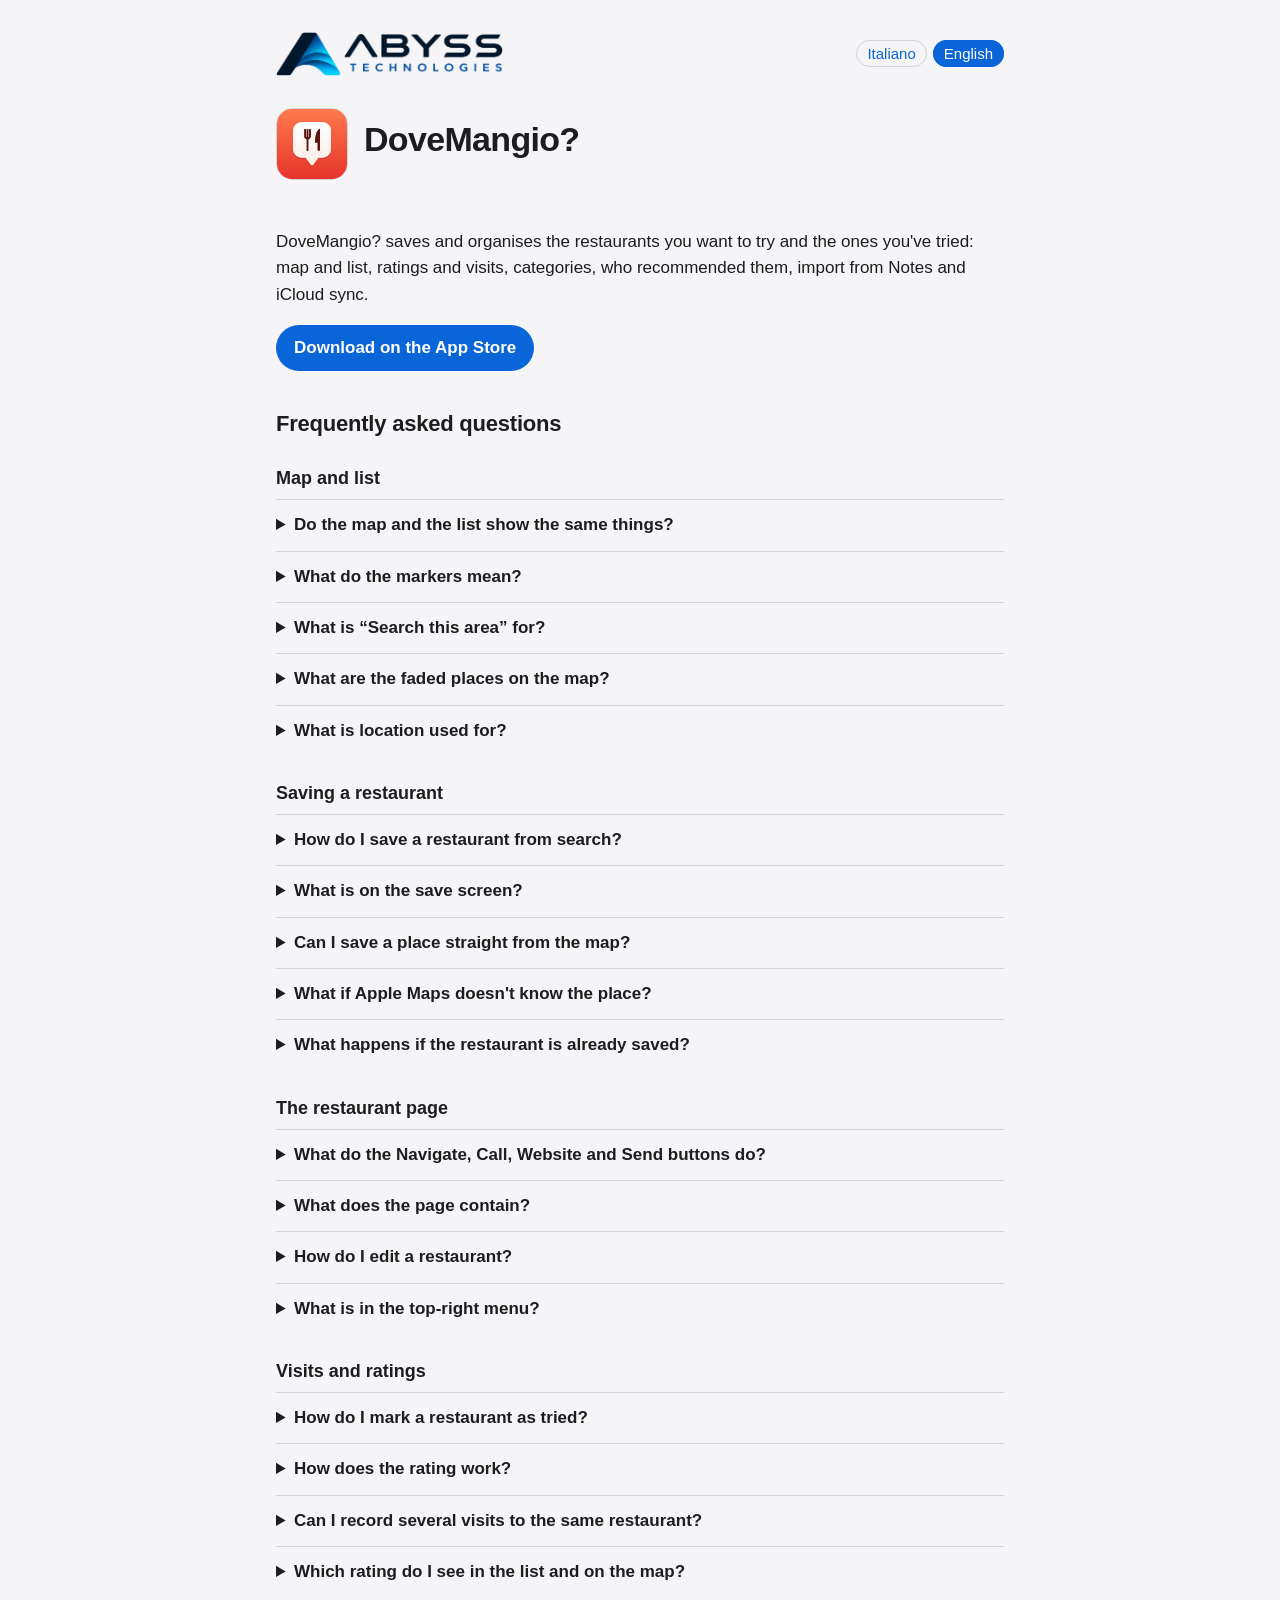
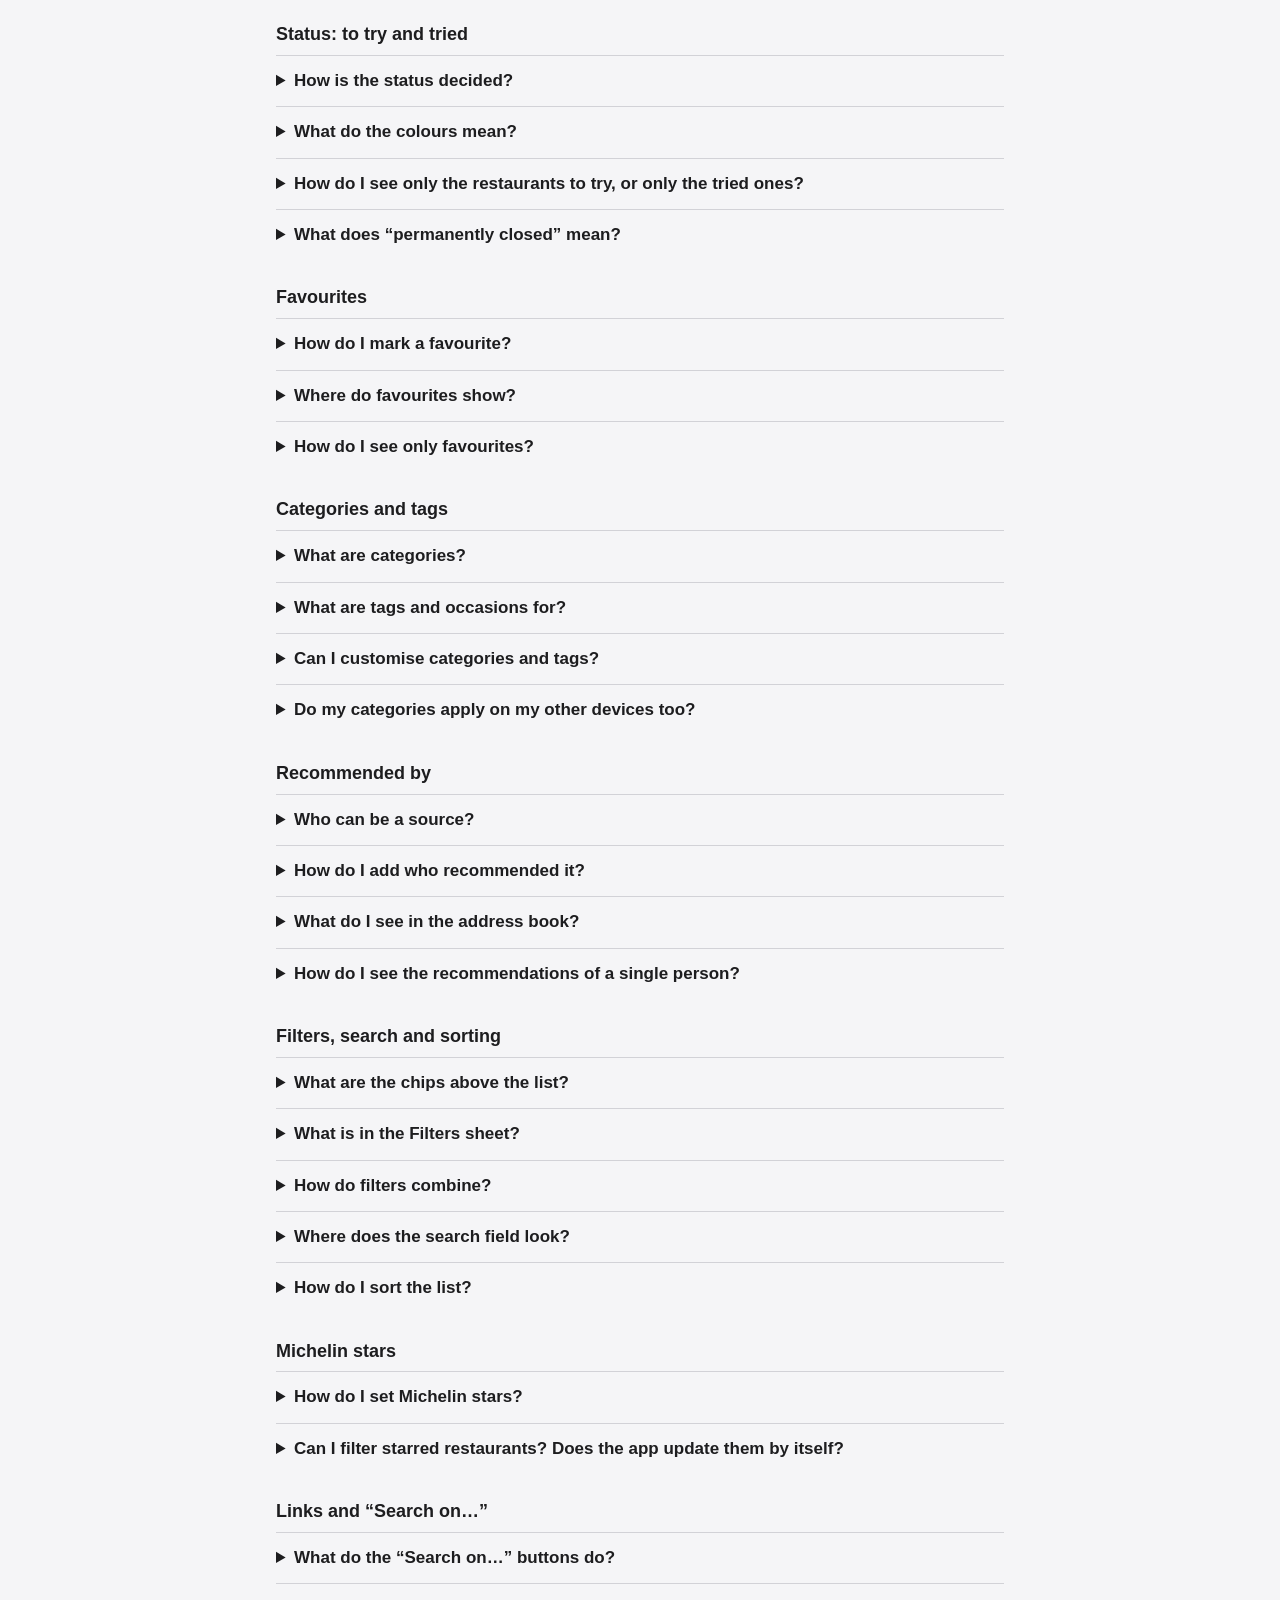
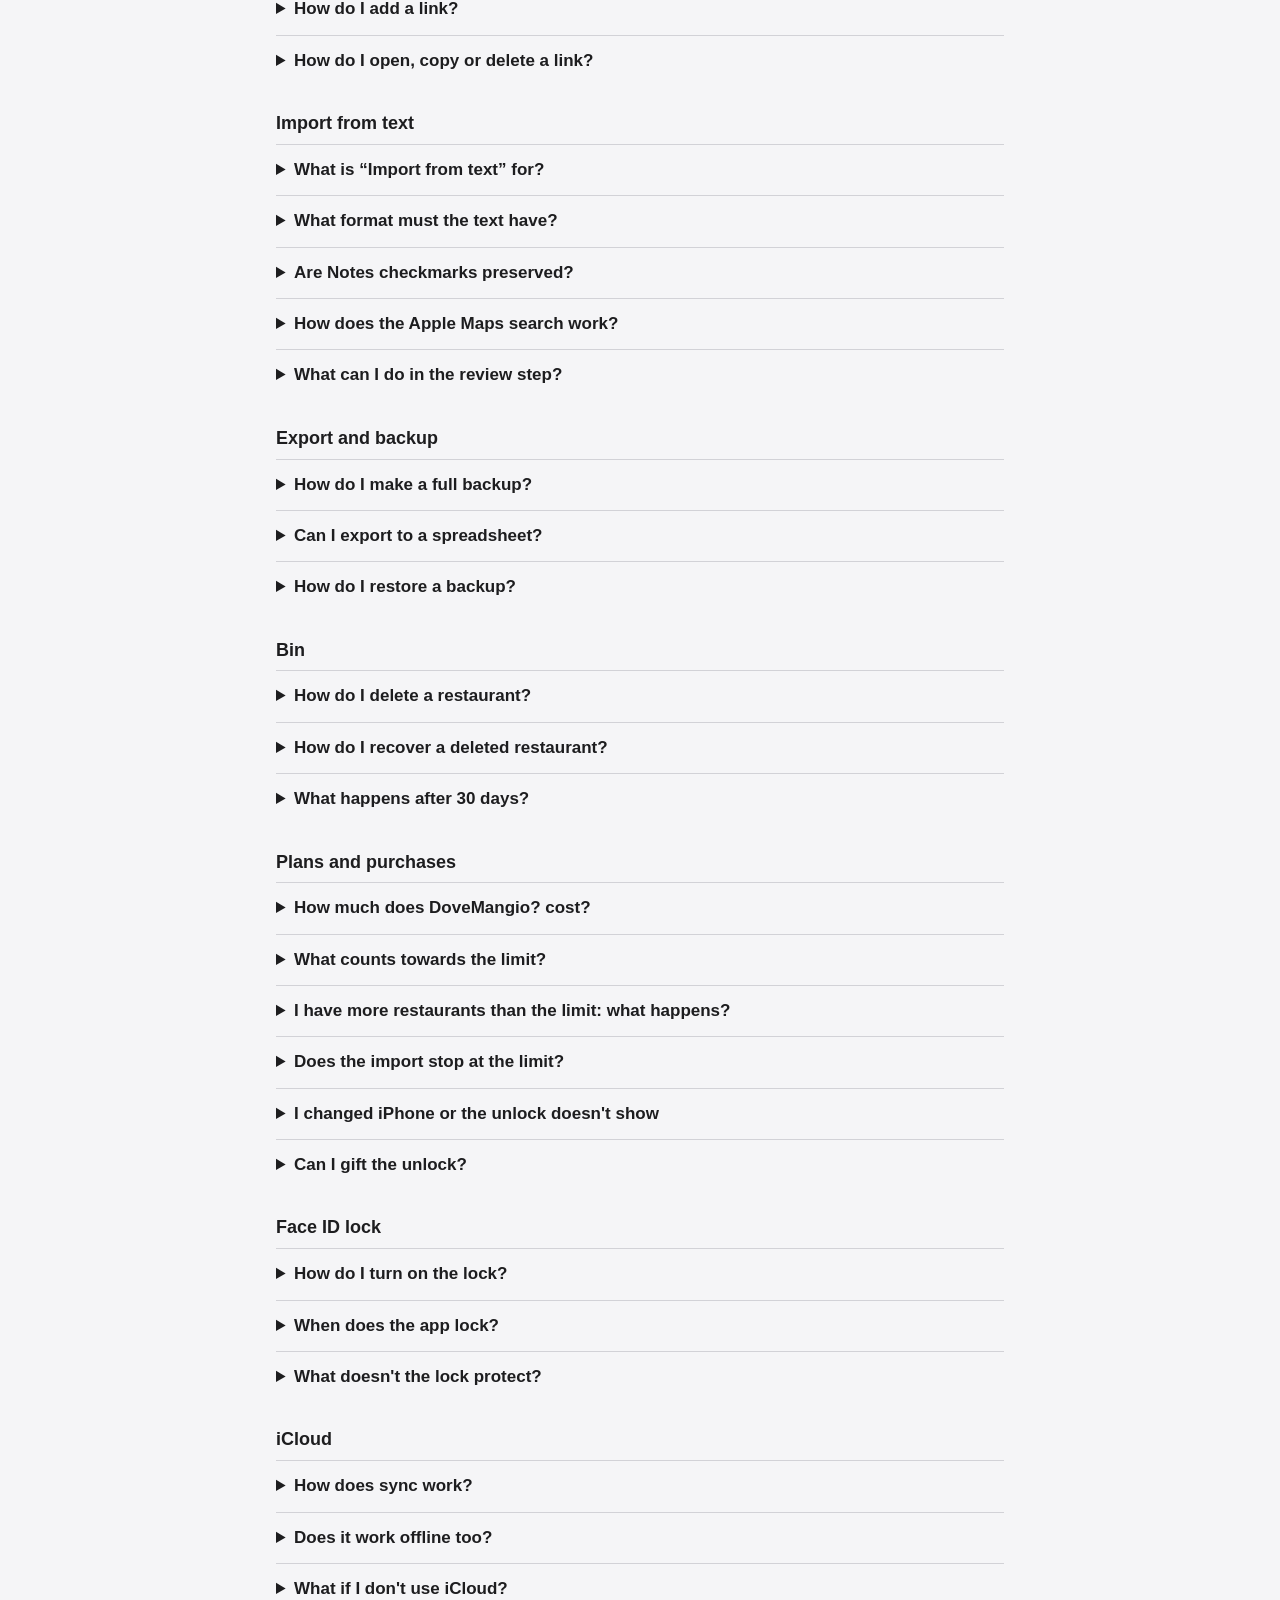
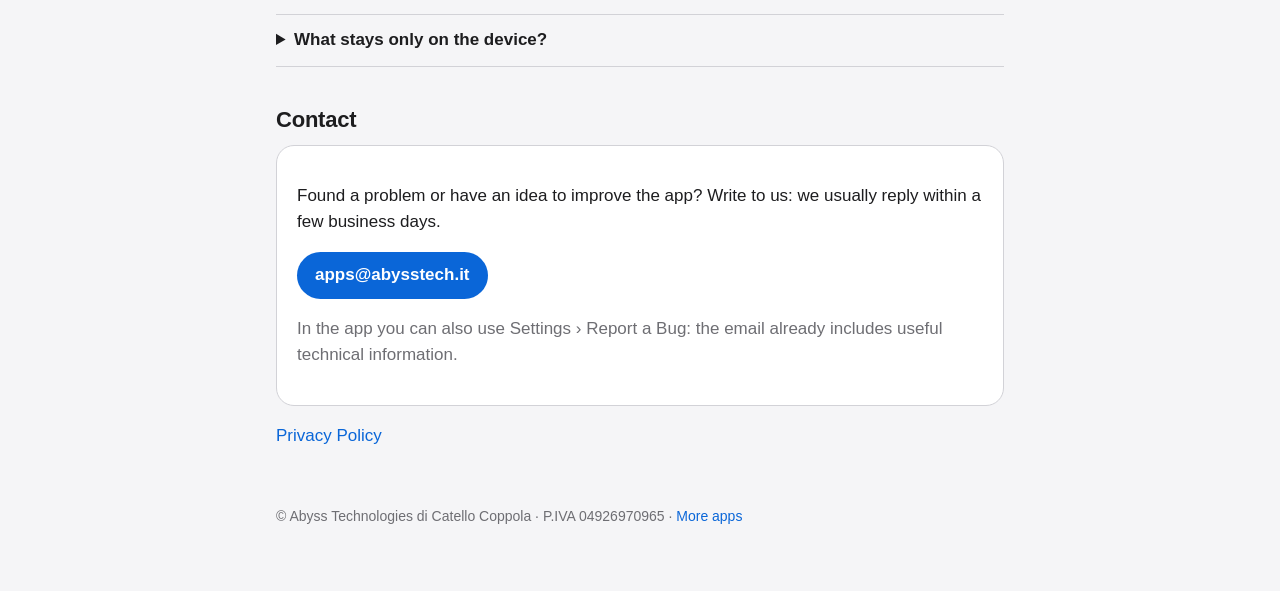
<file: dovemangio/support/index.html>
<!doctype html>
<html lang="it" data-title-it="DoveMangio? – Supporto" data-title-en="DoveMangio? – Support">
<head>
  <meta charset="utf-8">
  <meta name="viewport" content="width=device-width, initial-scale=1">
  <title>DoveMangio? – Supporto</title>
  <meta name="description" content="DoveMangio? salva e organizza i ristoranti che vuoi provare e quelli che hai provato: mappa ed elenco, voti e visite, categorie, chi te li ha consigliati, import dalle Note e sincronizzazione iCloud.">
  <link rel="stylesheet" href="/assets/style.css">
  <script src="/assets/site.js"></script>
  <link rel="icon" href="/favicon.ico" sizes="any">
  <link rel="icon" type="image/png" sizes="32x32" href="/assets/favicon-32.png">
  <link rel="apple-touch-icon" href="/apple-touch-icon.png">
</head>
<body>
  <div class="wrap">
    <header class="site">
      <a class="brand" href="/"><picture><source srcset="/assets/logo-dark.png" media="(prefers-color-scheme: dark)"><img src="/assets/logo-light.png" alt="Abyss Technologies" width="480" height="93"></picture></a>
      <nav class="lang-switch"><a href="#it" lang="it">Italiano</a><a href="#en" lang="en">English</a></nav>
    </header>

    <div class="app-hero">
      <img src="/dovemangio/icon.png" alt="">
      <div>
        <h1>DoveMangio?</h1>
      </div>
    </div>

    <section class="lang" id="it" lang="it">
      <p>DoveMangio? salva e organizza i ristoranti che vuoi provare e quelli che hai provato: mappa ed elenco, voti e visite, categorie, chi te li ha consigliati, import dalle Note e sincronizzazione iCloud.</p>
      <p><a class="button" href="https://apps.apple.com/it/app/id6826358260">Scarica dall'App Store</a></p>

      <h2>Domande frequenti</h2>
      <h3>Mappa ed elenco</h3>
      <details><summary>Mappa ed elenco mostrano le stesse cose?</summary><p>Mappa ed elenco mostrano sempre gli stessi ristoranti, con gli stessi filtri. Su iPhone la mappa è a tutto schermo e il pannello in basso si trascina su tre altezze; su iPad l&#x27;elenco e la scheda stanno nella colonna di sinistra e la mappa a destra. Toccando un ristorante in elenco la mappa lo inquadra; toccandolo sulla mappa si apre la scheda.</p></details>
      <details><summary>Cosa significano i segnaposto?</summary><p>Ogni ristorante è un cerchio con l&#x27;emoji della sua categoria. Il colore è lo stato: arancio da provare, verde provato. In alto a destra la stellina gialla dei preferiti, in basso a destra la capsula rossa con le stelle Michelin. I locali vicini si raggruppano in un unico cerchio con il numero: toccalo per ingrandire.</p></details>
      <details><summary>A cosa serve «Cerca in questa zona»?</summary><p>Quando sposti la mappa a mano compare il pulsante «Cerca in questa zona»: restringe l&#x27;elenco ai ristoranti nell&#x27;area visibile. Per tornare a tutti togli la chip «Zona della mappa» sopra l&#x27;elenco.</p></details>
      <details><summary>Cosa sono i locali attenuati sulla mappa?</summary><p>Sulla mappa compaiono anche ristoranti e bar non ancora salvati, attenuati: toccane uno per aggiungerlo. Si nascondono dalle Impostazioni («Mostra i locali di Apple Mappe»).</p></details>
      <details><summary>A cosa serve la posizione?</summary><p>Con il permesso di posizione (chiesto nell&#x27;introduzione, usato solo mentre l&#x27;app è aperta) la mappa si apre intorno a te e l&#x27;elenco è ordinato per distanza. Senza permesso la mappa inquadra tutti i ristoranti salvati. Il pulsante con la freccia riporta la mappa su di te.</p></details>
      <h3>Salvare un ristorante</h3>
      <details><summary>Come salvo un ristorante dalla ricerca?</summary><p>Tocca + e scrivi nome e città, ad esempio «Da Michele Napoli». I suggerimenti di Apple Mappe compaiono mentre scrivi; «Cerca» sulla tastiera fa la ricerca completa. Toccando un risultato si apre la schermata di salvataggio con nome, indirizzo, telefono e sito già compilati. Nulla viene salvato finché non tocchi «Salva».</p></details>
      <details><summary>Cosa trovo nella schermata di salvataggio?</summary><p>Propone una categoria in base al nome e al tipo di locale, mostra le categorie e le persone più usate, e con «Ci sono già stato» registra subito una visita con data, voto e nota. Sotto «Note, piatti e stelle Michelin» trovi i dettagli facoltativi; «Nuova categoria…» ne crea una senza uscire. «Verifica orari e apertura» apre la scheda del locale in Apple Mappe.</p></details>
      <details><summary>Posso salvare un locale direttamente dalla mappa?</summary><p>Sì: tocca un locale di Apple Mappe non ancora salvato (quelli attenuati): si apre la stessa schermata di salvataggio.</p></details>
      <details><summary>E se Apple Mappe non conosce il locale?</summary><p>«Inserisci a mano», in fondo alla ricerca, serve per i locali che Apple Mappe non conosce: scrivi l&#x27;indirizzo e tocca «Trova sulla mappa», oppure sposta la mappa per mettere il segnaposto nel punto giusto. Se la città trovata non coincide con quella scritta, l&#x27;app ti avvisa.</p></details>
      <details><summary>Cosa succede se il ristorante è già salvato?</summary><p>Se il locale è già salvato (stesso locale di Apple Mappe, oppure nome simile entro 100 metri) compare un avviso con «Apri la scheda esistente». Puoi comunque salvare.</p></details>
      <h3>La scheda del ristorante</h3>
      <details><summary>Cosa fanno i pulsanti Naviga, Chiama, Sito e Invia?</summary><p>«Naviga» apre l&#x27;app di navigazione scelta nelle Impostazioni (Mappe di Apple, Google Maps o Waze); tienilo premuto per sceglierne un&#x27;altra. «Chiama» compone il numero, «Sito» apre il sito se c&#x27;è un link, «Invia» condivide nome, indirizzo, sito e un link a Mappe di Apple che si apre anche da Android o dal browser.</p></details>
      <details><summary>Cosa contiene la scheda?</summary><p>Posizione con «Orari e stato su Apple Mappe», categorie, tag, prezzo, chi l&#x27;ha consigliato, piatti consigliati, note, visite, link, i pulsanti «Cerca su…» e la data in cui l&#x27;hai aggiunto.</p></details>
      <details><summary>Come modifico un ristorante?</summary><p>«Modifica» apre l&#x27;editor completo: nome, posizione, categorie, tag, consigliato da, prezzo (da € a €€€€), stelle Michelin, telefono, preferito, chiuso definitivamente, piatti consigliati e note.</p></details>
      <details><summary>Cosa c&#x27;è nel menu in alto a destra?</summary><p>Aggiungi o togli dai preferiti, segna come chiuso definitivamente (il ristorante sparisce da mappa ed elenco finché non lo cerchi con i filtri), sposta nel cestino.</p></details>
      <h3>Visite e voti</h3>
      <details><summary>Come segno un ristorante come provato?</summary><p>Nell&#x27;elenco scorri la riga da sinistra verso destra e tocca «Provato», oppure nella scheda usa il pulsante verde «Segna come provato». Viene registrata subito una visita di oggi e si apre il pannello con data, stelle e nota, che puoi chiudere anche senza compilare. «Annulla» toglie la visita appena creata.</p></details>
      <details><summary>Come funziona il voto?</summary><p>Da 1 a 5 stelle, a mezze stelle: tocca la metà sinistra di una stella per il mezzo punto. «Togli il voto» lascia la visita senza voto. Puoi votare anche più tardi: se l&#x27;ultima visita non ha voto, la scheda mostra «Aggiungi voto».</p></details>
      <details><summary>Posso registrare più visite allo stesso ristorante?</summary><p>Sì. Ogni visita ha una data (anche «non indicata», per quelle importate), un voto e una nota. Tocca una visita per modificarla o eliminarla; «Aggiungi visita» ne registra un&#x27;altra per lo stesso ristorante. Eliminando l&#x27;unica visita il ristorante torna da provare.</p></details>
      <details><summary>Quale voto vedo in elenco e sulla mappa?</summary><p>In elenco, sulla mappa e nei filtri conta il voto dell&#x27;ultima visita votata. La scheda mostra anche la media e il numero di visite. Il voto è tuo: l&#x27;app non mostra voti o recensioni di altri.</p></details>
      <h3>Stato: da provare e provato</h3>
      <details><summary>Come si decide lo stato?</summary><p>Lo stato non si imposta a mano: un ristorante senza visite è «da provare», con almeno una visita è «provato». Per cambiarlo aggiungi o elimina una visita.</p></details>
      <details><summary>Cosa indicano i colori?</summary><p>Arancio per da provare, verde per provato, ovunque: segnaposto, cerchio dell&#x27;icona, chip nella scheda. In elenco, accanto al ristorante, leggi «Da provare» oppure il voto; «Senza voto» se l&#x27;hai provato ma non votato.</p></details>
      <details><summary>Come vedo solo i ristoranti da provare o quelli provati?</summary><p>Sopra l&#x27;elenco le chip «Da provare» e «Provati» mostrano solo l&#x27;uno o l&#x27;altro.</p></details>
      <details><summary>Cosa vuol dire «chiuso definitivamente»?</summary><p>È uno stato a parte, da «Modifica» o dal menu della scheda: il ristorante resta salvato ma sparisce da mappa ed elenco. Lo ritrovi dal menu Altro → «Chiusi definitivamente» o dal foglio Filtri (Includi / Solo questi).</p></details>
      <h3>Preferiti</h3>
      <details><summary>Come segno un preferito?</summary><p>Scorri la riga da sinistra verso destra e tocca «Preferito», oppure usa il menu in alto a destra nella scheda o l&#x27;interruttore «Preferito» in «Modifica».</p></details>
      <details><summary>Dove si vedono i preferiti?</summary><p>Una stellina gialla sull&#x27;icona del ristorante, in mappa, in elenco e nella scheda.</p></details>
      <details><summary>Come vedo solo i preferiti?</summary><p>La chip «⭐ Preferiti» sopra l&#x27;elenco, o la stessa voce nel foglio Filtri, mostra solo i preferiti.</p></details>
      <h3>Categorie e tag</h3>
      <details><summary>Cosa sono le categorie?</summary><p>Il tipo di cucina o di locale: Pizza, Pesce, Carne, Sushi, Cocktail bar, Dolci e così via. Un ristorante può averne più di una. Al salvataggio l&#x27;app ne propone una in base al nome e al tipo di locale.</p></details>
      <details><summary>A cosa servono tag e occasioni?</summary><p>Romantico, famiglia, lavoro, dehors, vista…: servono a ricordare quando e con chi andarci. Si assegnano da «Modifica» e si usano nei filtri.</p></details>
      <details><summary>Posso personalizzare categorie e tag?</summary><p>Menu Altro → «Categorie e tag»: rinomina, cambia l&#x27;emoji («Tocca qui per un&#x27;altra emoji» apre la tastiera emoji), crea nuove voci. Le voci predefinite si possono nascondere ma non eliminare; quelle create da te si eliminano. In ogni caso i ristoranti restano, perdono solo quella voce. Una categoria nuova si crea anche dal salvataggio rapido («Nuova categoria…») e dall&#x27;import, da una riga che finisce con «:».</p></details>
      <details><summary>Le mie categorie valgono anche sugli altri dispositivi?</summary><p>Sì: categorie e tag, anche rinominati o nascosti, si sincronizzano con iCloud come i ristoranti.</p></details>
      <h3>Consigliato da</h3>
      <details><summary>Chi può essere una fonte?</summary><p>Chi ti ha fatto scoprire un posto: 🧑 una persona, 📕 una guida, 📺 una trasmissione TV, 📱 un social, 🌐 un sito o blog, 💬 altro. Un ristorante può avere più fonti.</p></details>
      <details><summary>Come aggiungo chi me l&#x27;ha consigliato?</summary><p>Nel salvataggio rapido tocchi le persone più usate oppure «Altre persone o fonti»: scrivi un nome e «Aggiungi «nome»» crea subito una persona; il menu accanto permette di crearla come guida, trasmissione TV, social o altro. Le stesse scelte sono in «Modifica» e nella rubrica (menu Altro → «Consigliato da» → +), dove puoi anche cambiare nome e tipo.</p></details>
      <details><summary>Cosa vedo nella rubrica?</summary><p>Per ogni persona o fonte vedi quanti consigli ti ha dato, la media dei tuoi voti ai suoi consigli e l&#x27;elenco dei ristoranti. Eliminando una voce i ristoranti restano, perdono solo quel riferimento.</p></details>
      <details><summary>Come vedo i consigli di una sola persona?</summary><p>Nel foglio Filtri, sezione «Consigliato da», scegli una o più fonti per vedere solo i loro consigli.</p></details>
      <h3>Filtri, ricerca e ordinamento</h3>
      <details><summary>Cosa sono le chip sopra l&#x27;elenco?</summary><p>Sopra l&#x27;elenco: «Filtri» (con il numero di filtri attivi), l&#x27;ordinamento, le scelte rapide «Da provare», «Provati» e «⭐ Preferiti», poi una chip con ✕ per ogni filtro attivo, da togliere con un tocco.</p></details>
      <details><summary>Cosa c&#x27;è nel foglio Filtri?</summary><p>Stato, preferiti, stellati Michelin, voto minimo, categoria, città, consigliato da, prezzo, tag e occasioni, chiusi definitivamente. Le scelte si applicano subito e il pulsante in basso dice quanti ristoranti restano; «Azzera» toglie tutto tranne la ricerca testuale.</p></details>
      <details><summary>Come si combinano i filtri?</summary><p>Nella stessa sezione basta una delle scelte (ad esempio Pizza o Sushi); tra sezioni diverse valgono tutte insieme (Pizza e Milano e Da provare). Il voto minimo esclude i ristoranti non ancora votati. I filtri valgono sia per l&#x27;elenco sia per la mappa; la zona della mappa solo per l&#x27;elenco.</p></details>
      <details><summary>Dove cerca il campo di ricerca?</summary><p>Il campo di ricerca sopra l&#x27;elenco cerca in nome, città, piatti consigliati e note.</p></details>
      <details><summary>Come ordino l&#x27;elenco?</summary><p>Distanza da te, più recenti, voto, nome. La scelta viene ricordata. Senza il permesso di posizione «Distanza» mostra i più recenti.</p></details>
      <h3>Stelle Michelin</h3>
      <details><summary>Come imposto le stelle Michelin?</summary><p>Da 1 a 3 stelle, in «Modifica» o, al salvataggio, sotto «Note, piatti e stelle Michelin». Sono separate dal tuo voto: compaiono in rosso, come capsula sull&#x27;icona del ristorante e come chip nella scheda.</p></details>
      <details><summary>Posso filtrare gli stellati? L&#x27;app le aggiorna da sola?</summary><p>Il foglio Filtri ha la scelta «Stellati Michelin». «Importa da testo» le riconosce dal testo («1 stella Michelin», «2 stelle», «stellato»). L&#x27;app non le verifica online: aggiornale tu quando cambiano.</p></details>
      <h3>Link e «Cerca su…»</h3>
      <details><summary>Cosa fanno i pulsanti «Cerca su…»?</summary><p>Nella scheda, pulsanti con una ricerca già compilata con nome e città: Google Maps, TripAdvisor, TheFork, Instagram, sito ufficiale, Guida Michelin, Gambero Rosso e 50 Top Pizza. Si apre il browser; l&#x27;app non copia nulla dai siti. Nelle Impostazioni scegli il motore di ricerca (Google o DuckDuckGo) e se mostrare le guide.</p></details>
      <details><summary>Come aggiungo un link?</summary><p>Trovata la pagina giusta, copia il suo indirizzo e torna nella scheda: il pulsante «Incolla» compare solo quando negli appunti c&#x27;è del testo. In alternativa «Scrivi link». L&#x27;app riconosce il servizio dal dominio e mostra la sua icona; con «Anteprime dei link» attivo legge anche il titolo della pagina. I doppioni vengono scartati e il pulsante «Cerca su…» di quel servizio sparisce.</p></details>
      <details><summary>Come apro, copio o elimino un link?</summary><p>Tocca un link per aprirlo. Scorri la riga per eliminarlo, oppure tienila premuta per copiarlo o eliminarlo. Il primo link di un sito qualsiasi diventa il «Sito» della scheda.</p></details>
      <h3>Importa da testo</h3>
      <details><summary>A cosa serve «Importa da testo»?</summary><p>Porta nell&#x27;app una lista di ristoranti scritta nelle Note o in qualunque testo: menu Altro → «Importa da testo», incolla, «Analizza il testo».</p></details>
      <details><summary>Che formato deve avere il testo?</summary><p>Una voce per riga, con punto elenco (-, *, •) o casella di una lista di controllo. Una riga senza punto è una sezione; se finisce con «:» (es. «Pesce:») diventa la categoria di tutte le voci sotto, creata se non esiste. Quello tra parentesi o dopo « - » va nelle note; se è un luogo (una città, una via) guida la ricerca. «Voto 7» è su 10 e diventa 3,5 stelle; «già stati» e le voci spuntate risultano provate; «1 stella Michelin» viene riconosciuto. Link e intestazioni senza voci vengono ignorati, i nomi ripetuti uniti.</p></details>
      <details><summary>Le spunte delle Note si conservano?</summary><p>Copiando una lista di controllo dalle Note di iPhone le spunte si conservano; copiando da Mac si perdono (resta un normale elenco puntato).</p></details>
      <details><summary>Come funziona la ricerca su Apple Mappe?</summary><p>Dopo il riepilogo, «Cerca su Apple Mappe» cerca ogni voce, circa una al secondo. Puoi chiudere la schermata e continuare a usare l&#x27;app: la ricerca prosegue e riprende da dove era rimasta anche dopo aver chiuso l&#x27;app.</p></details>
      <details><summary>Cosa posso fare nella revisione?</summary><p>Trovati (già spuntati), da verificare (nome non del tutto uguale o locale lontano), non trovati (tocca per cercare di nuovo, ad esempio aggiungendo la città) e già salvati (esclusi). Tocca una voce per scegliere un altro locale tra i risultati o escluderla, poi «Importa». Le voci non importate si possono copiare per aggiungerle a mano.</p></details>
      <h3>Export e backup</h3>
      <details><summary>Come faccio un backup completo?</summary><p>Menu Altro → «Esporta e backup». Il file JSON contiene tutto: ristoranti (anche quelli nel cestino), visite, link, categorie, tag e persone. Salvalo in File o su iCloud Drive.</p></details>
      <details><summary>Posso esportare in un foglio di calcolo?</summary><p>Sì, in CSV: un ristorante per riga, da aprire con Excel o Numbers. È leggibile ma non reimportabile; i ristoranti nel cestino sono esclusi.</p></details>
      <details><summary>Come ripristino un backup?</summary><p>«Ripristina da un backup…» legge un file JSON dell&#x27;app e aggiunge solo i ristoranti che mancano: non modifica né cancella nulla. Le impostazioni non fanno parte del backup.</p></details>
      <h3>Cestino</h3>
      <details><summary>Come elimino un ristorante?</summary><p>Scorri la riga da destra verso sinistra e tocca «Cestino», oppure nella scheda «Sposta nel cestino» dal menu in alto a destra. Il ristorante sparisce da mappa, elenco e CSV, ma non è perso.</p></details>
      <details><summary>Come recupero un ristorante eliminato?</summary><p>Menu Altro → «Cestino»: per ogni ristorante vedi tra quanti giorni verrà eliminato, con «Ripristina» ed «Elimina ora». «Svuota» elimina tutto subito, con conferma.</p></details>
      <details><summary>Cosa succede dopo 30 giorni?</summary><p>L&#x27;eliminazione definitiva è automatica e toglie anche visite e link. Non si può annullare: se vuoi una copia, esporta prima il backup.</p></details>
      <h3>Piani e acquisti</h3>
      <details><summary>Quanto costa DoveMangio?</summary><p>L&#x27;app è gratuita fino a 30 ristoranti, con tutte le funzioni. Per salvarne di più c&#x27;è un acquisto una tantum, senza abbonamento: «DoveMangio? Plus» (fino a 150 ristoranti) o «DoveMangio? Pro» (illimitati). Chi ha Plus può passare a Pro pagando solo il passaggio. I prezzi sono nella schermata di sblocco (Impostazioni → «Sblocca più ristoranti…»). Niente pubblicità.</p></details>
      <details><summary>Cosa conta nel limite?</summary><p>Contano i ristoranti salvati, anche quelli chiusi definitivamente; quelli nel cestino no: eliminarli libera posti. Al limite non puoi aggiungere (ricerca, inserimento a mano, locale sulla mappa, ripristino dal cestino o da un backup); tutto il resto resta libero.</p></details>
      <details><summary>Ho più ristoranti del limite: cosa succede?</summary><p>Può capitare a chi ha importato una lista con una versione precedente o ha avuto un rimborso. Nessun dato viene cancellato: puoi consultare, filtrare, esportare ed eliminare. Per modificare (visite, voti, preferiti, link, «Modifica») o aggiungere serve un piano adatto, oppure basta eliminare ristoranti fino a rientrare nel limite.</p></details>
      <details><summary>L&#x27;import si ferma al limite?</summary><p>Sì: prima dell&#x27;importazione l&#x27;app dice quanti posti restano. Puoi importare fino al limite (le voci rimaste fuori finiscono nell&#x27;elenco da copiare) oppure scegliere un piano e importare tutto.</p></details>
      <details><summary>Ho cambiato iPhone o lo sblocco non compare</summary><p>L&#x27;acquisto è legato al tuo account dell&#x27;App Store e vale su tutti i tuoi dispositivi. Se lo sblocco non compare apri Impostazioni → «Sblocca più ristoranti…» → «Ripristina acquisti». Con «In famiglia» attivo nell&#x27;App Store, l&#x27;acquisto di un familiare vale anche per te.</p></details>
      <details><summary>Posso regalare lo sblocco?</summary><p>Gli acquisti in-app non si regalano dall&#x27;App Store, ma puoi chiederci un codice promozionale (contatti qui sotto): si riscatta nell&#x27;App Store e sblocca il piano.</p></details>
      <h3>Blocco con Face ID</h3>
      <details><summary>Come attivo il blocco?</summary><p>Impostazioni → «Blocca con Face ID» (o Touch ID, secondo il dispositivo). Attivarlo richiede una verifica, così sei sicuro che lo sblocco funzioni.</p></details>
      <details><summary>Quando si blocca l&#x27;app?</summary><p>L&#x27;app si blocca quando la chiudi o passi a un&#x27;altra app, e copre anche la sua anteprima nel multitasking. Se Face ID non riesce, si usa il codice del dispositivo.</p></details>
      <details><summary>Cosa non protegge il blocco?</summary><p>Il blocco protegge l&#x27;app su questo dispositivo: i backup esportati e i dati su altri dispositivi non sono bloccati.</p></details>
      <h3>iCloud</h3>
      <details><summary>Come funziona la sincronizzazione?</summary><p>Ristoranti, visite, link, categorie, tag e persone si sincronizzano tra i tuoi dispositivi attraverso l&#x27;account iCloud del dispositivo: nessun account dell&#x27;app, nessun server nostro. Un ristorante salvato su iPhone compare sull&#x27;iPad poco dopo, se l&#x27;app è aperta e c&#x27;è rete.</p></details>
      <details><summary>Funziona anche senza rete?</summary><p>Sì: tutto funziona anche senza rete; le modifiche si inviano appena torna. Se la stessa cosa viene cambiata su due dispositivi, vince l&#x27;ultima modifica.</p></details>
      <details><summary>E se non uso iCloud?</summary><p>Senza un account iCloud l&#x27;app lavora in locale; la sincronizzazione parte quando lo attivi nelle Impostazioni di iOS.</p></details>
      <details><summary>Cosa resta solo sul dispositivo?</summary><p>Le Impostazioni (app di navigazione, blocco, motore di ricerca, ordinamento) e l&#x27;introduzione sono per dispositivo e non si sincronizzano. I tuoi dati stanno solo sui tuoi dispositivi e nel tuo iCloud: l&#x27;app non raccoglie dati e non ha pubblicità.</p></details>

      <h2>Contatti</h2>
      <div class="card">
        <p>Hai trovato un problema o hai un'idea per migliorare l'app? Scrivici: rispondiamo di solito entro pochi giorni lavorativi.</p>
        <p><a class="button email" data-mail="YXBwc0BhYnlzc3RlY2guaXQ=" data-subject="[DoveMangio?] Supporto">apps [chiocciola] abysstech [punto] it</a></p>
        <p class="muted">Dall'app puoi usare anche Impostazioni › Segnala un bug: l'email include già le informazioni tecniche utili.</p>
      </div>

      <p><a href="/dovemangio/privacy/#it">Informativa sulla privacy</a></p>
    </section>

    <section class="lang" id="en" lang="en">
      <p>DoveMangio? saves and organises the restaurants you want to try and the ones you've tried: map and list, ratings and visits, categories, who recommended them, import from Notes and iCloud sync.</p>
      <p><a class="button" href="https://apps.apple.com/app/id6826358260">Download on the App Store</a></p>

      <h2>Frequently asked questions</h2>
      <h3>Map and list</h3>
      <details><summary>Do the map and the list show the same things?</summary><p>The map and the list always show the same restaurants, with the same filters. On iPhone the map is full screen and the panel at the bottom drags to three heights; on iPad the list and the detail page are in the left column and the map on the right. Tapping a restaurant in the list frames it on the map; tapping it on the map opens its page.</p></details>
      <details><summary>What do the markers mean?</summary><p>Each restaurant is a circle with the emoji of its category. The colour is the status: orange to try, green tried. Top right, the yellow star of favourites; bottom right, the red capsule with the Michelin stars. Nearby places group into a single circle with a number: tap it to zoom in.</p></details>
      <details><summary>What is “Search this area” for?</summary><p>When you move the map by hand, the “Search this area” button appears: it narrows the list to the restaurants in the visible area. To go back to all of them, remove the “Map area” chip above the list.</p></details>
      <details><summary>What are the faded places on the map?</summary><p>The map also shows restaurants and bars you haven&#x27;t saved yet, faded: tap one to add it. You can hide them in Settings (“Show Apple Maps places”).</p></details>
      <details><summary>What is location used for?</summary><p>With the location permission (asked in the introduction, used only while the app is open) the map opens around you and the list is sorted by distance. Without it, the map frames all your saved restaurants. The arrow button brings the map back to you.</p></details>
      <h3>Saving a restaurant</h3>
      <details><summary>How do I save a restaurant from search?</summary><p>Tap + and type the name and city, for example “Da Michele Napoli”. Apple Maps suggestions appear as you type; “Search” on the keyboard runs the full search. Tapping a result opens the save screen with name, address, phone and website already filled in. Nothing is saved until you tap “Save”.</p></details>
      <details><summary>What is on the save screen?</summary><p>It suggests a category based on the name and type of place, shows your most used categories and people, and with “I&#x27;ve already been here” it records a visit right away with date, rating and note. Under “Notes, dishes and Michelin stars” you find the optional details; “New category…” creates one without leaving. “Check hours and opening” opens the place in Apple Maps.</p></details>
      <details><summary>Can I save a place straight from the map?</summary><p>Yes: tap an Apple Maps place you haven&#x27;t saved yet (the faded ones): the same save screen opens.</p></details>
      <details><summary>What if Apple Maps doesn&#x27;t know the place?</summary><p>“Enter manually”, at the bottom of the search, is for places Apple Maps doesn&#x27;t know: type the address and tap “Find on the map”, or move the map to put the marker in the right spot. If the city found doesn&#x27;t match the one you typed, the app warns you.</p></details>
      <details><summary>What happens if the restaurant is already saved?</summary><p>If the place is already saved (same Apple Maps place, or a similar name within 100 metres) a warning appears with “Open existing page”. You can still save.</p></details>
      <h3>The restaurant page</h3>
      <details><summary>What do the Navigate, Call, Website and Send buttons do?</summary><p>“Navigate” opens the navigation app chosen in Settings (Apple Maps, Google Maps or Waze); hold it to pick another one. “Call” dials the number, “Website” opens the site if there is a link, “Send” shares name, address, website and an Apple Maps link that also opens from Android or a browser.</p></details>
      <details><summary>What does the page contain?</summary><p>Location with “Hours and status on Apple Maps”, categories, tags, price, who recommended it, recommended dishes, notes, visits, links, the “Search on…” buttons and the date you added it.</p></details>
      <details><summary>How do I edit a restaurant?</summary><p>“Edit” opens the full editor: name, location, categories, tags, recommended by, price (from € to €€€€), Michelin stars, phone, favourite, permanently closed, recommended dishes and notes.</p></details>
      <details><summary>What is in the top-right menu?</summary><p>Add to or remove from favourites, mark as permanently closed (the restaurant disappears from map and list until you look for it with the filters), move to the bin.</p></details>
      <h3>Visits and ratings</h3>
      <details><summary>How do I mark a restaurant as tried?</summary><p>In the list swipe the row from left to right and tap “Tried”, or on the page use the green “Mark as tried” button. A visit for today is recorded right away and the panel with date, stars and note opens; you can close it without filling it in. “Cancel” removes the visit just created.</p></details>
      <details><summary>How does the rating work?</summary><p>From 1 to 5 stars, in half stars: tap the left half of a star for the half point. “Remove rating” leaves the visit unrated. You can rate later: if the last visit has no rating, the page shows “Add rating”.</p></details>
      <details><summary>Can I record several visits to the same restaurant?</summary><p>Yes. Each visit has a date (even “not specified”, for imported ones), a rating and a note. Tap a visit to edit or delete it; “Add visit” records another one for the same restaurant. Deleting the only visit makes the restaurant “to try” again.</p></details>
      <details><summary>Which rating do I see in the list and on the map?</summary><p>In the list, on the map and in the filters the rating of the last rated visit counts. The page also shows the average and the number of visits. The rating is yours: the app never shows other people&#x27;s ratings or reviews.</p></details>
      <h3>Status: to try and tried</h3>
      <details><summary>How is the status decided?</summary><p>The status isn&#x27;t set by hand: a restaurant with no visits is “to try”, with at least one visit it is “tried”. To change it, add or delete a visit.</p></details>
      <details><summary>What do the colours mean?</summary><p>Orange for to try, green for tried, everywhere: marker, icon circle, chip on the page. In the list, next to the restaurant, you read “To try” or the rating; “No rating” if you tried it but didn&#x27;t rate it.</p></details>
      <details><summary>How do I see only the restaurants to try, or only the tried ones?</summary><p>Above the list, the “To try” and “Tried” chips show only one or the other.</p></details>
      <details><summary>What does “permanently closed” mean?</summary><p>It is a separate status, set from “Edit” or from the page menu: the restaurant stays saved but disappears from map and list. You find it again from the More menu → “Permanently closed” or from the Filters sheet (Include / Only these).</p></details>
      <h3>Favourites</h3>
      <details><summary>How do I mark a favourite?</summary><p>Swipe the row from left to right and tap “Favourite”, or use the top-right menu on the page or the “Favourite” switch in “Edit”.</p></details>
      <details><summary>Where do favourites show?</summary><p>A yellow star on the restaurant icon, on the map, in the list and on the page.</p></details>
      <details><summary>How do I see only favourites?</summary><p>The “⭐ Favourites” chip above the list, or the same option in the Filters sheet, shows only favourites.</p></details>
      <h3>Categories and tags</h3>
      <details><summary>What are categories?</summary><p>The type of cuisine or place: Pizza, Fish, Meat, Sushi, Cocktail bar, Desserts and so on. A restaurant can have more than one. When saving, the app suggests one based on the name and type of place.</p></details>
      <details><summary>What are tags and occasions for?</summary><p>Romantic, family, work, outdoor seating, view…: they help you remember when and with whom to go. You assign them from “Edit” and use them in the filters.</p></details>
      <details><summary>Can I customise categories and tags?</summary><p>More menu → “Categories and tags”: rename, change the emoji (“Tap here for another emoji” opens the emoji keyboard), create new entries. Default entries can be hidden but not deleted; the ones you created can be deleted. In any case the restaurants stay, they only lose that entry. A new category can also be created from quick save (“New category…”) and from import, from a line ending with “:”.</p></details>
      <details><summary>Do my categories apply on my other devices too?</summary><p>Yes: categories and tags, even renamed or hidden, sync with iCloud like the restaurants.</p></details>
      <h3>Recommended by</h3>
      <details><summary>Who can be a source?</summary><p>Whoever made you discover a place: 🧑 a person, 📕 a guide, 📺 a TV show, 📱 a social network, 🌐 a website or blog, 💬 other. A restaurant can have several sources.</p></details>
      <details><summary>How do I add who recommended it?</summary><p>In quick save tap your most used people or “Other people or sources”: type a name and “Add «name»” creates a person right away; the menu next to it lets you create it as a guide, TV show, social network or other. The same choices are in “Edit” and in the address book (More menu → “Recommended by” → +), where you can also change name and type.</p></details>
      <details><summary>What do I see in the address book?</summary><p>For each person or source you see how many recommendations they gave you, the average of your ratings of their recommendations and the list of restaurants. Deleting an entry keeps the restaurants, they only lose that reference.</p></details>
      <details><summary>How do I see the recommendations of a single person?</summary><p>In the Filters sheet, “Recommended by” section, pick one or more sources to see only their recommendations.</p></details>
      <h3>Filters, search and sorting</h3>
      <details><summary>What are the chips above the list?</summary><p>Above the list: “Filters” (with the number of active filters), the sort order, the quick choices “To try”, “Tried” and “⭐ Favourites”, then a chip with ✕ for each active filter, removed with a tap.</p></details>
      <details><summary>What is in the Filters sheet?</summary><p>Status, favourites, Michelin-starred, minimum rating, category, city, recommended by, price, tags and occasions, permanently closed. Choices apply immediately and the button at the bottom says how many restaurants remain; “Reset” removes everything except the text search.</p></details>
      <details><summary>How do filters combine?</summary><p>Within the same section one of the choices is enough (for example Pizza or Sushi); across sections they all apply together (Pizza and Milan and To try). The minimum rating excludes restaurants not yet rated. Filters apply to both the list and the map; the map area only to the list.</p></details>
      <details><summary>Where does the search field look?</summary><p>The search field above the list searches in name, city, recommended dishes and notes.</p></details>
      <details><summary>How do I sort the list?</summary><p>Distance from you, most recent, rating, name. The choice is remembered. Without the location permission, “Distance” shows the most recent.</p></details>
      <h3>Michelin stars</h3>
      <details><summary>How do I set Michelin stars?</summary><p>From 1 to 3 stars, in “Edit” or, when saving, under “Notes, dishes and Michelin stars”. They are separate from your rating: they appear in red, as a capsule on the restaurant icon and as a chip on the page.</p></details>
      <details><summary>Can I filter starred restaurants? Does the app update them by itself?</summary><p>The Filters sheet has the “Michelin-starred” choice. “Import from text” recognises them from the text (“1 stella Michelin”, “2 stelle”, “stellato”). The app does not check them online: update them yourself when they change.</p></details>
      <h3>Links and “Search on…”</h3>
      <details><summary>What do the “Search on…” buttons do?</summary><p>On the page, buttons with a search already filled in with name and city: Google Maps, TripAdvisor, TheFork, Instagram, official website, Michelin Guide, Gambero Rosso and 50 Top Pizza. The browser opens; the app copies nothing from the sites. In Settings you choose the search engine (Google or DuckDuckGo) and whether to show the guides.</p></details>
      <details><summary>How do I add a link?</summary><p>Once you&#x27;ve found the right page, copy its address and go back to the restaurant page: the “Paste” button appears only when there is text on the clipboard. Alternatively “Type link”. The app recognises the service from the domain and shows its icon; with “Link previews” on it also reads the page title. Duplicates are discarded and the “Search on…” button for that service disappears.</p></details>
      <details><summary>How do I open, copy or delete a link?</summary><p>Tap a link to open it. Swipe the row to delete it, or hold it to copy or delete it. The first link to any website becomes the “Website” of the page.</p></details>
      <h3>Import from text</h3>
      <details><summary>What is “Import from text” for?</summary><p>It brings into the app a list of restaurants written in Notes or in any text: More menu → “Import from text”, paste, “Analyse text”.</p></details>
      <details><summary>What format must the text have?</summary><p>One entry per line, with a bullet (-, *, •) or a checklist box. A line without a bullet is a section; if it ends with “:” (e.g. “Pesce:”) it becomes the category of all the entries below, created if it doesn&#x27;t exist. What is in brackets or after “ - ” goes into the notes; if it is a place (a city, a street) it guides the search. “Voto 7” is out of 10 and becomes 3.5 stars; “già stati” and ticked entries count as tried; “1 stella Michelin” is recognised. Links and headings without entries are ignored, repeated names merged.</p></details>
      <details><summary>Are Notes checkmarks preserved?</summary><p>Copying a checklist from Notes on iPhone keeps the checkmarks; copying from a Mac loses them (a normal bulleted list remains).</p></details>
      <details><summary>How does the Apple Maps search work?</summary><p>After the summary, “Search on Apple Maps” looks up each entry, about one per second. You can close the screen and keep using the app: the search continues and resumes where it left off even after closing the app.</p></details>
      <details><summary>What can I do in the review step?</summary><p>Found (already ticked), to check (name not quite the same or place far away), not found (tap to search again, for example adding the city) and already saved (excluded). Tap an entry to pick another place among the results or exclude it, then “Import”. Entries not imported can be copied to add them by hand.</p></details>
      <h3>Export and backup</h3>
      <details><summary>How do I make a full backup?</summary><p>More menu → “Export and backup”. The JSON file contains everything: restaurants (including those in the bin), visits, links, categories, tags and people. Save it in Files or on iCloud Drive.</p></details>
      <details><summary>Can I export to a spreadsheet?</summary><p>Yes, as CSV: one restaurant per row, to open with Excel or Numbers. It is readable but can&#x27;t be re-imported; restaurants in the bin are excluded.</p></details>
      <details><summary>How do I restore a backup?</summary><p>“Restore from a backup…” reads a JSON file from the app and adds only the restaurants that are missing: it neither changes nor deletes anything. Settings are not part of the backup.</p></details>
      <h3>Bin</h3>
      <details><summary>How do I delete a restaurant?</summary><p>Swipe the row from right to left and tap “Bin”, or on the page choose “Move to bin” from the top-right menu. The restaurant disappears from map, list and CSV, but it is not lost.</p></details>
      <details><summary>How do I recover a deleted restaurant?</summary><p>More menu → “Bin”: for each restaurant you see in how many days it will be deleted, with “Restore” and “Delete now”. “Empty” deletes everything right away, with confirmation.</p></details>
      <details><summary>What happens after 30 days?</summary><p>Permanent deletion is automatic and also removes visits and links. It can&#x27;t be undone: if you want a copy, export a backup first.</p></details>
      <h3>Plans and purchases</h3>
      <details><summary>How much does DoveMangio? cost?</summary><p>The app is free up to 30 restaurants, with every feature. To save more there is a one-time purchase, no subscription: “DoveMangio? Plus” (up to 150 restaurants) or “DoveMangio? Pro” (unlimited). Plus owners can move to Pro by paying only the upgrade. Prices are shown in the unlock screen (Settings → “Unlock more restaurants…”). No ads.</p></details>
      <details><summary>What counts towards the limit?</summary><p>Saved restaurants count, including those marked permanently closed; the ones in the bin don&#x27;t: deleting them frees up space. At the limit you can&#x27;t add (search, manual entry, a place on the map, restoring from the bin or from a backup); everything else stays available.</p></details>
      <details><summary>I have more restaurants than the limit: what happens?</summary><p>It can happen if you imported a list with a previous version or got a refund. Nothing is deleted: you can browse, filter, export and delete. To edit (visits, ratings, favourites, links, “Edit”) or add you need a suitable plan, or simply delete restaurants until you are back within the limit.</p></details>
      <details><summary>Does the import stop at the limit?</summary><p>Yes: before importing, the app tells you how many places are left. You can import up to the limit (the remaining entries go to the list to copy) or choose a plan and import everything.</p></details>
      <details><summary>I changed iPhone or the unlock doesn&#x27;t show</summary><p>The purchase is tied to your App Store account and works on all your devices. If the unlock doesn&#x27;t show, open Settings → “Unlock more restaurants…” → “Restore purchases”. With Family Sharing turned on in the App Store, a family member&#x27;s purchase works for you too.</p></details>
      <details><summary>Can I gift the unlock?</summary><p>In-app purchases can&#x27;t be gifted from the App Store, but you can ask us for a promo code (contact below): redeem it in the App Store and it unlocks the plan.</p></details>
      <h3>Face ID lock</h3>
      <details><summary>How do I turn on the lock?</summary><p>Settings → “Lock with Face ID” (or Touch ID, depending on the device). Turning it on requires a check, so you&#x27;re sure unlocking works.</p></details>
      <details><summary>When does the app lock?</summary><p>The app locks when you close it or switch to another app, and it also covers its preview in the app switcher. If Face ID fails, the device passcode is used.</p></details>
      <details><summary>What doesn&#x27;t the lock protect?</summary><p>The lock protects the app on this device: exported backups and the data on other devices are not locked.</p></details>
      <h3>iCloud</h3>
      <details><summary>How does sync work?</summary><p>Restaurants, visits, links, categories, tags and people sync between your devices through the device&#x27;s iCloud account: no app account, no server of ours. A restaurant saved on iPhone shows up on iPad shortly after, if the app is open and there is a connection.</p></details>
      <details><summary>Does it work offline too?</summary><p>Yes: everything works without a connection; changes are sent as soon as it&#x27;s back. If the same thing is changed on two devices, the last change wins.</p></details>
      <details><summary>What if I don&#x27;t use iCloud?</summary><p>Without an iCloud account the app works locally; sync starts when you turn it on in iOS Settings.</p></details>
      <details><summary>What stays only on the device?</summary><p>Settings (navigation app, lock, search engine, sort order) and the introduction are per device and don&#x27;t sync. Your data lives only on your devices and in your iCloud: the app collects no data and has no ads.</p></details>

      <h2>Contact</h2>
      <div class="card">
        <p>Found a problem or have an idea to improve the app? Write to us: we usually reply within a few business days.</p>
        <p><a class="button email" data-mail="YXBwc0BhYnlzc3RlY2guaXQ=" data-subject="[DoveMangio?] Support">apps [at] abysstech [dot] it</a></p>
        <p class="muted">In the app you can also use Settings › Report a Bug: the email already includes useful technical information.</p>
      </div>

      <p><a href="/dovemangio/privacy/#en">Privacy Policy</a></p>
    </section>

    <footer class="site">
      © Abyss Technologies di Catello Coppola · P.IVA 04926970965 · <a href="/"><span class="lang" lang="it">Altre app</span><span class="sep"> · </span><span class="lang" lang="en">More apps</span></a>
    </footer>
  </div>
</body>
</html>
</file>
<file: assets/style.css>
:root {
  --bg: #f5f5f7;
  --surface: #ffffff;
  --text: #1d1d1f;
  --muted: #6e6e73;
  --border: #d2d2d7;
  --accent: #0a66d8;
  --radius: 18px;
  color-scheme: light dark;
}

@media (prefers-color-scheme: dark) {
  :root {
    --bg: #000000;
    --surface: #1c1c1e;
    --text: #f5f5f7;
    --muted: #a1a1a6;
    --border: #38383a;
    --accent: #4da3ff;
  }
}

* { box-sizing: border-box; }

body {
  margin: 0;
  background: var(--bg);
  color: var(--text);
  font: 17px/1.55 -apple-system, BlinkMacSystemFont, "SF Pro Text", "Helvetica Neue", Arial, sans-serif;
  -webkit-text-size-adjust: 100%;
}

a { color: var(--accent); text-decoration: none; }
a:hover { text-decoration: underline; }

.wrap { max-width: 760px; margin: 0 auto; padding: 32px 16px 64px; }

header.site { display: flex; align-items: center; justify-content: space-between; gap: 12px; flex-wrap: wrap; margin-bottom: 32px; }
header.site .brand { font-weight: 600; color: var(--text); }
header.site .brand small { display: block; font-weight: 400; color: var(--muted); font-size: 14px; }
header.site .brand img { display: block; height: 44px; width: auto; }

.lang-switch { font-size: 15px; }
.lang-switch a { padding: 4px 10px; border: 1px solid var(--border); border-radius: 999px; margin-left: 6px; }

h1 { font-size: 34px; line-height: 1.15; margin: 0 0 8px; letter-spacing: -0.02em; }
h2 { font-size: 22px; margin: 36px 0 8px; letter-spacing: -0.01em; }
h3 { font-size: 18px; margin: 24px 0 6px; }
p, li { color: var(--text); }
.muted { color: var(--muted); }

.card {
  background: var(--surface);
  border: 1px solid var(--border);
  border-radius: var(--radius);
  padding: 20px;
}

.app-hero { display: flex; gap: 16px; align-items: center; margin-bottom: 24px; }
.app-hero img, .app-card img {
  width: 72px; height: 72px; border-radius: 22.5%;
  border: 1px solid var(--border); background: var(--surface); flex: none;
}

.apps { display: grid; gap: 16px; }
.app-card { display: flex; gap: 16px; align-items: flex-start; }
.app-card h2 { margin: 0 0 4px; font-size: 20px; }
.app-card p { margin: 0 0 10px; color: var(--muted); }
.links { display: flex; flex-wrap: wrap; gap: 8px 16px; font-size: 15px; }

details { border-top: 1px solid var(--border); padding: 12px 0; }
details:last-of-type { border-bottom: 1px solid var(--border); }
summary { cursor: pointer; font-weight: 600; }
details p { margin: 8px 0 0; color: var(--muted); }

.button {
  display: inline-block; background: var(--accent); color: #fff;
  padding: 10px 18px; border-radius: 999px; font-weight: 600;
}
.button:hover { text-decoration: none; opacity: 0.9; }

section.lang { padding-top: 8px; }
section.lang + section.lang { border-top: 1px solid var(--border); margin-top: 48px; padding-top: 32px; }

footer.site { margin-top: 56px; font-size: 14px; color: var(--muted); }

/* Lingua: con JavaScript si vede solo la lingua attiva (vedi assets/site.js). */
html[data-lang="it"] .lang[lang="en"],
html[data-lang="en"] .lang[lang="it"] { display: none !important; }
html[data-lang] .sep { display: none; }
html[data-lang] section.lang + section.lang { border-top: 0; margin-top: 0; padding-top: 8px; }
.lang-switch a[aria-current="true"] { background: var(--accent); border-color: var(--accent); color: #fff; }
.lang-switch a[aria-current="true"]:hover { text-decoration: none; }
</file>
